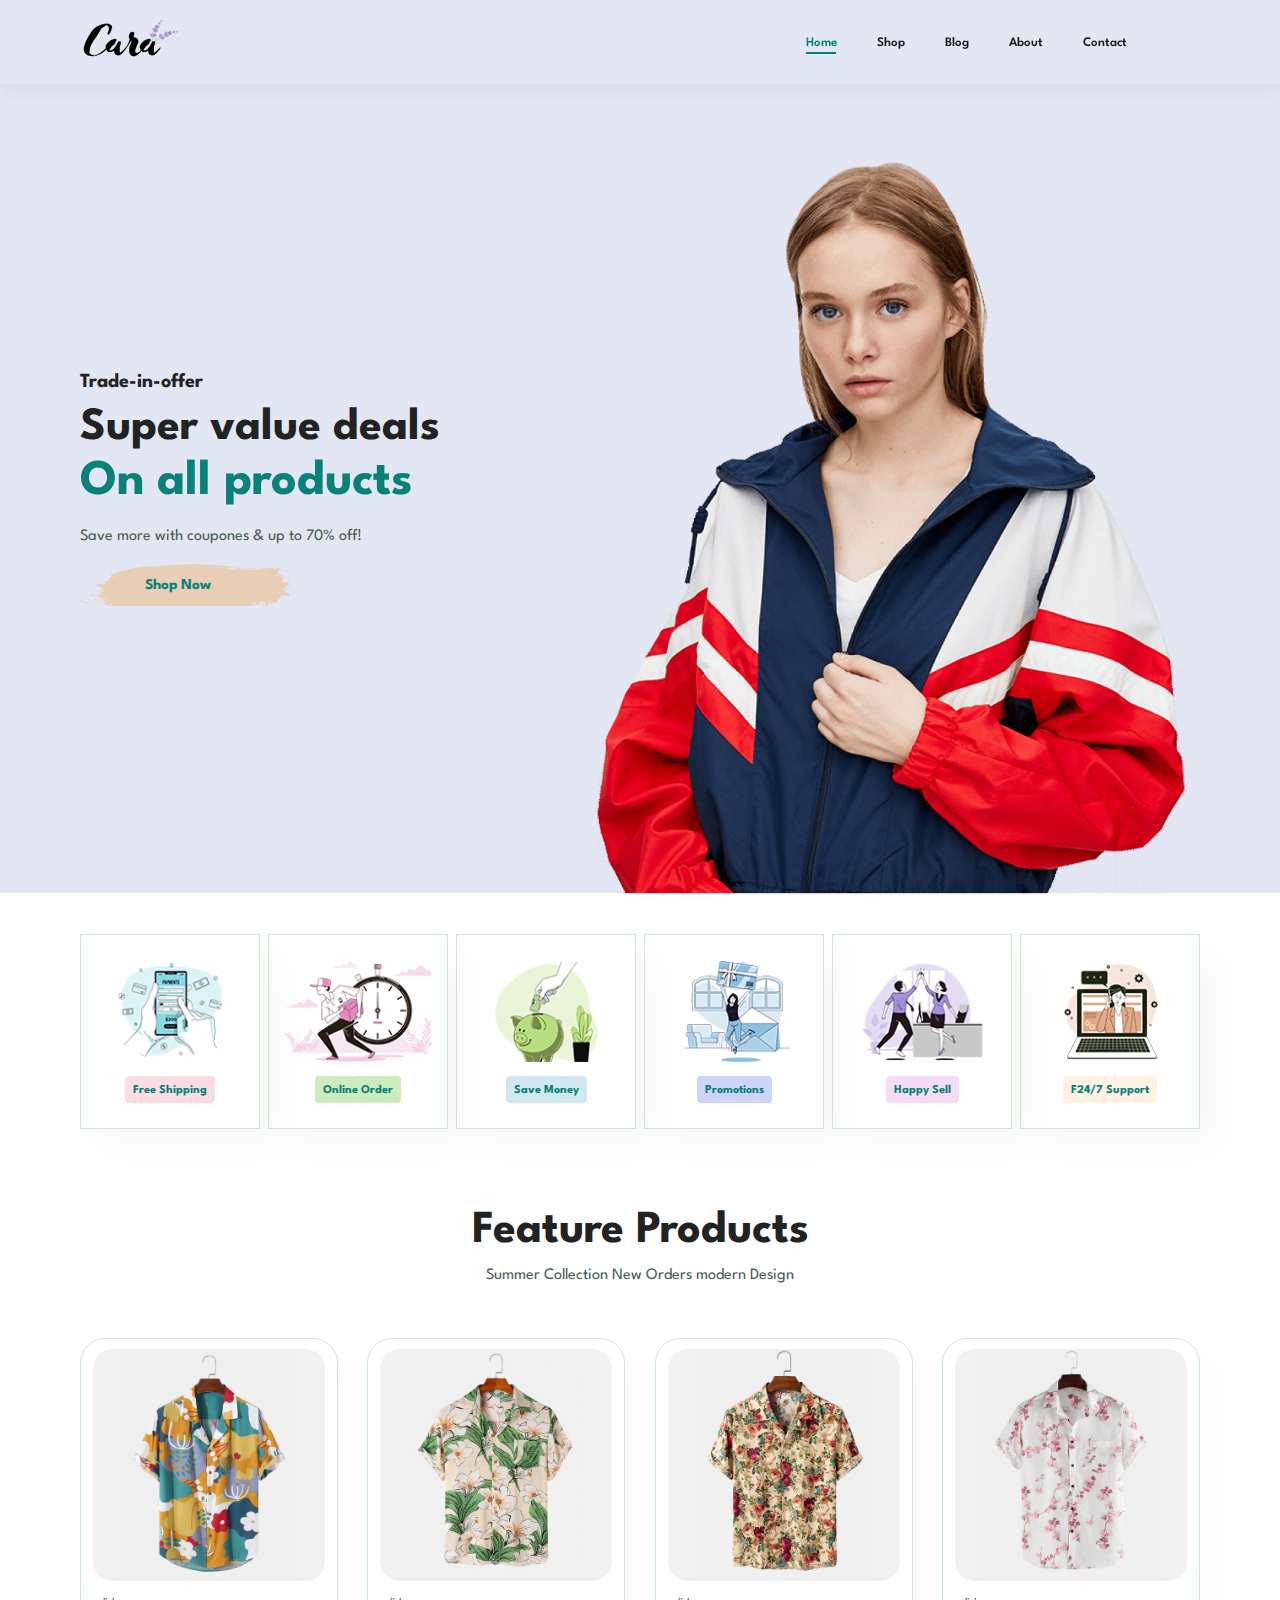
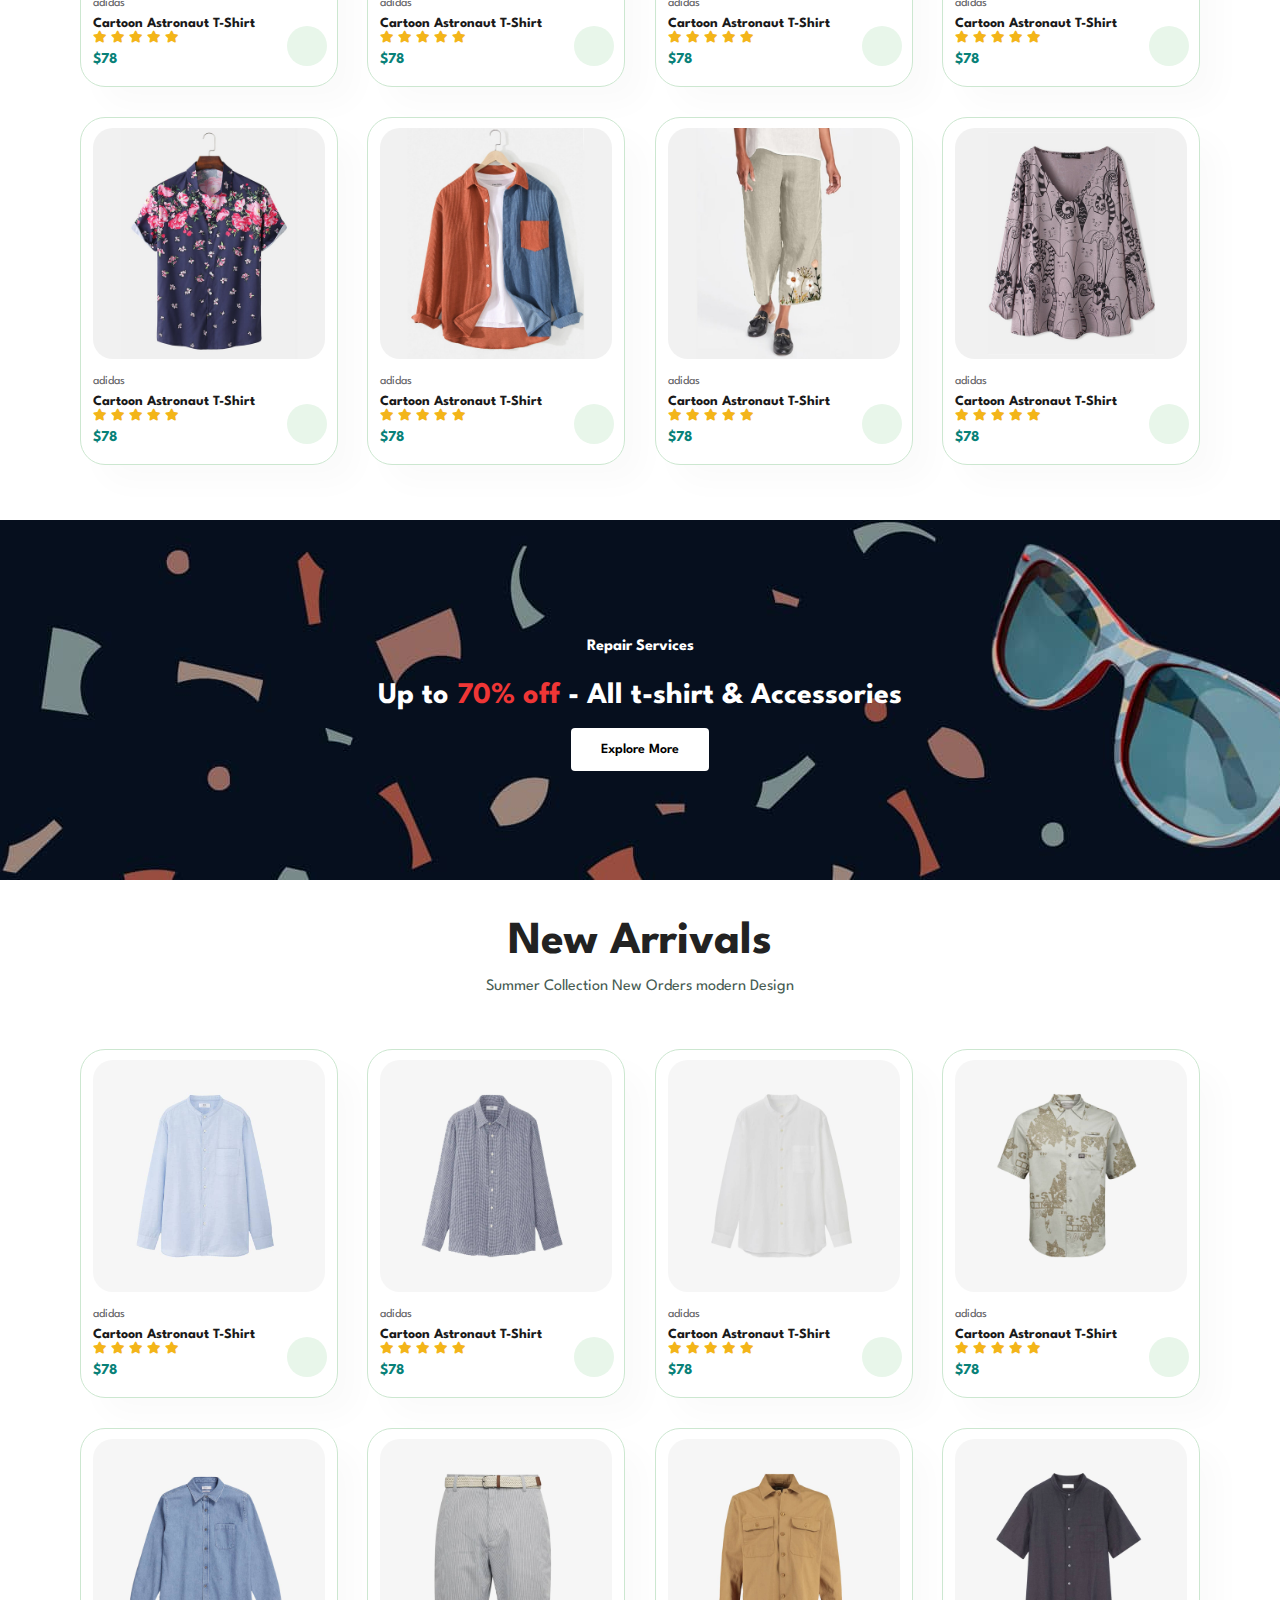
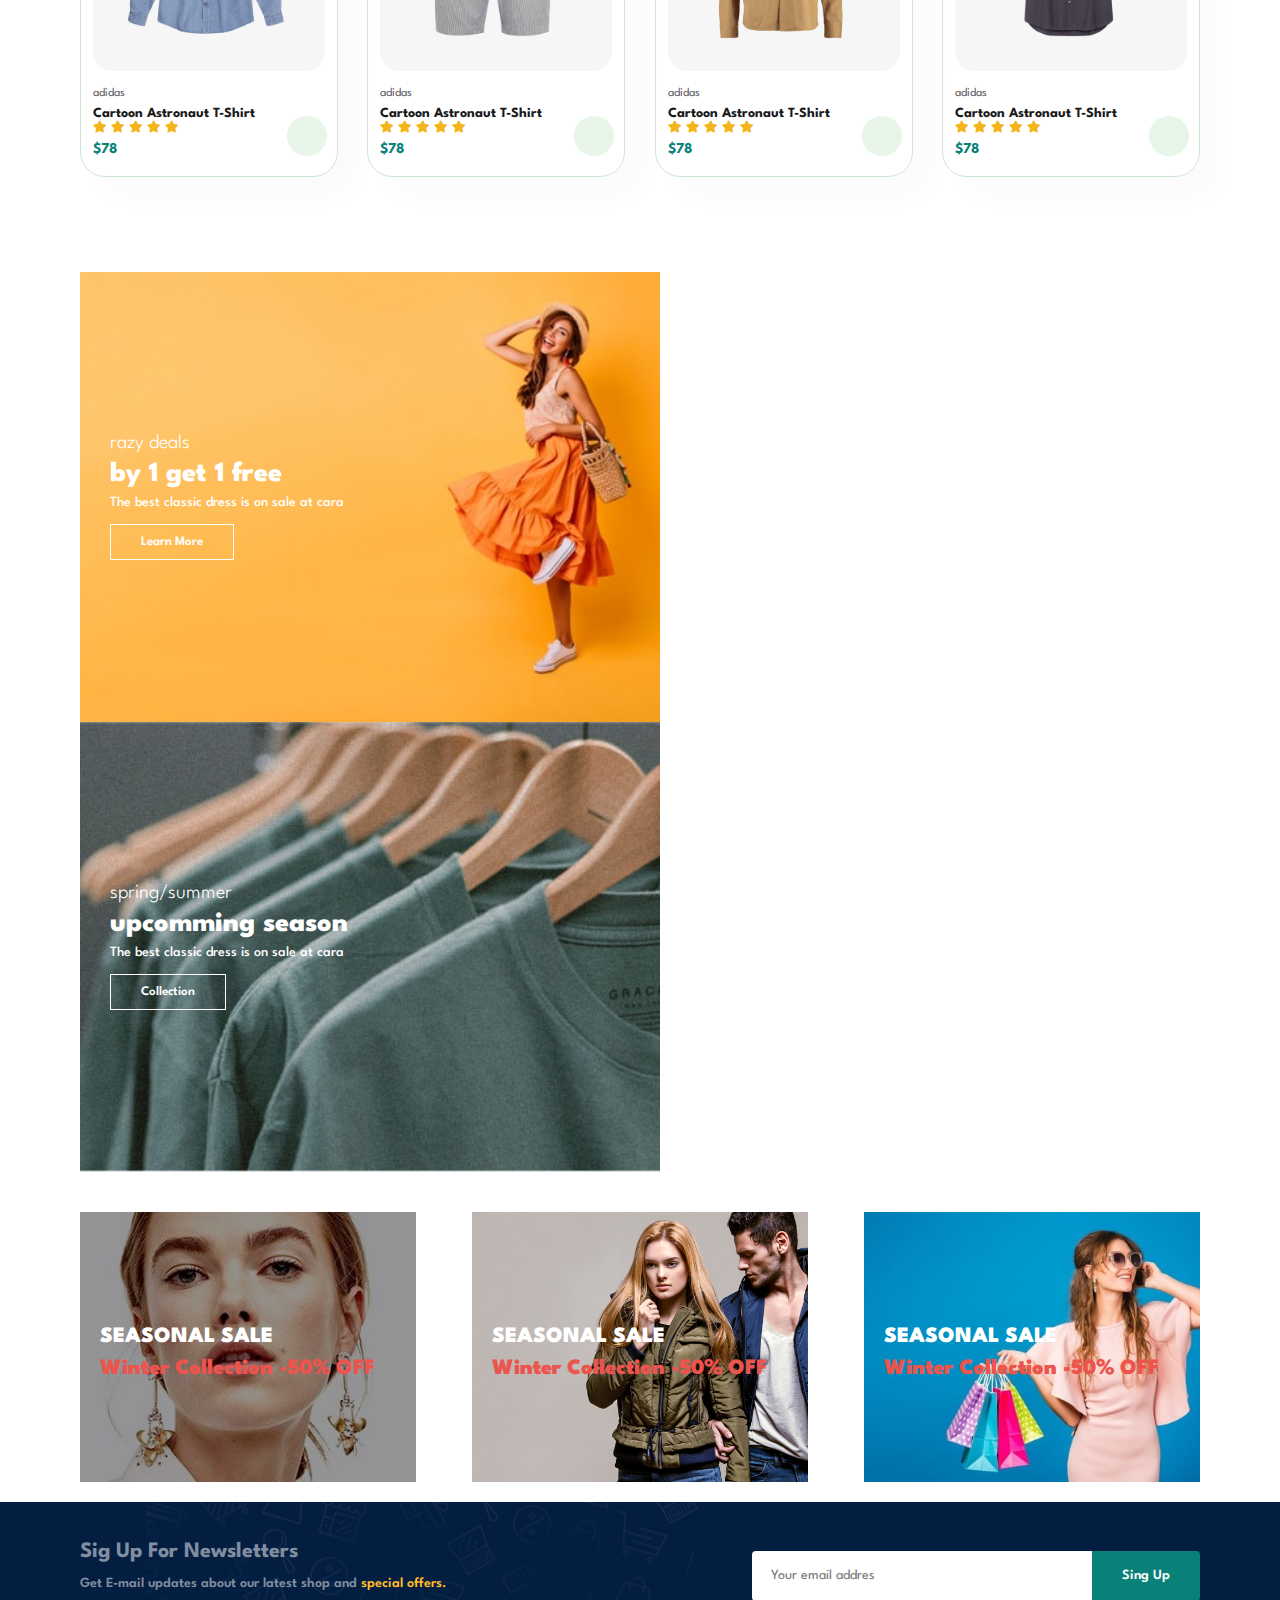
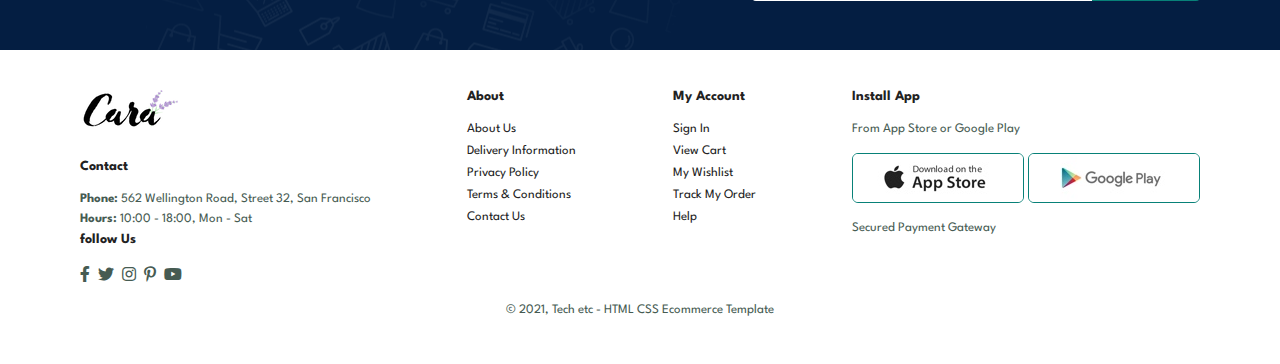
<file: index.html>
<!DOCTYPE html>
<html lang="en">
<head>
    <meta charset="UTF-8">
    <meta http-equiv="X-UA-Compatible" content="IE=edge">
    <meta name="viewport" content="width=device-width, initial-scale=1.0">
    <title>CARA Ecommerce Website</title>
    <link rel="stylesheet" href="https://pro.fontawesome.com/releases/v5.10.0/css/all.css">
    <link rel="stylesheet" href="style.css">
</head>
<body>
    
    <section id="header">
        <a href="#"><img src="img/logo.png" class="logo alt"></a>

        <div>
            <ul id="navbar">
                <li><a class="active" href="index.html">Home</a></li>
                <li><a href="shop.html">Shop</a></li>
                <li><a href="blog.html">Blog</a></li>
                <li><a href="about.html">About</a></li>
                <li><a href="Contact.html">Contact</a></li>
                <li id="lg-bag"><a href="Cart.html"><i class="far fa-shopping-bag"></i></a></li>
                <a href="#" id="close"><i class="far fa-times"></i></a>
            </ul>
        </div>
        <div id="mobile">
            <a href="Cart.html"><i class="far fa-shopping-bag"></i></a>
            <i id="bar" class="fas fa-outdent"></i>
        </div>

    </section>

    <section id="hero">
        <h4>Trade-in-offer</h4>
        <h2>Super value deals</h2>
        <h1>On all products</h1>
        <p>Save more with coupones & up to 70% off!</p>
        <button>Shop Now</button>
    </section>

    <section id="feature" class="section-p1">
        <div class="fe-box">
            <img src="img/features/f1.png" alt="">
            <h6>Free Shipping</h6>
        </div>

        <div class="fe-box">
            <img src="img/features/f2.png" alt="">
            <h6>Online Order</h6>
        </div>

        <div class="fe-box">
            <img src="img/features/f3.png" alt="">
            <h6>Save Money</h6>
        </div>

        <div class="fe-box">
            <img src="img/features/f4.png" alt="">
            <h6>Promotions</h6>
        </div>

        <div class="fe-box">
            <img src="img/features/f5.png" alt="">
            <h6>Happy Sell</h6>
        </div>

        <div class="fe-box">
            <img src="img/features/f6.png" alt="">
            <h6>F24/7 Support</h6>
        </div>
    </section>

   <section id="products1" class="section-p1">
    <h2>Feature Products</h2>
    <p>Summer Collection New Orders modern Design</p>
    <div class="pro-container">
        <div class="pro">
            <img src="img/products/f1.jpg" alt="">
            <div class="des">
                <span>adidas</span>
                <h5>Cartoon Astronaut T-Shirt</h5>
                <div class="star">
                    <i class="fas fa-star"></i>
                    <i class="fas fa-star"></i>
                    <i class="fas fa-star"></i>
                    <i class="fas fa-star"></i>
                    <i class="fas fa-star"></i>
                </div>
                <h4>$78</h4>
            </div>
            <a href="#"><i class="fas fa-shopping-cart cart"></i></a>
        </div>

        <div class="pro">
            <img src="img/products/f2.jpg" alt="">
            <div class="des">
                <span>adidas</span>
                <h5>Cartoon Astronaut T-Shirt</h5>
                <div class="star">
                    <i class="fas fa-star"></i>
                    <i class="fas fa-star"></i>
                    <i class="fas fa-star"></i>
                    <i class="fas fa-star"></i>
                    <i class="fas fa-star"></i>
                </div>
                <h4>$78</h4>
            </div>
            <a href="#"><i class="fas fa-shopping-cart cart"></i></a>
        </div>

        <div class="pro">
            <img src="img/products/f3.jpg" alt="">
            <div class="des">
                <span>adidas</span>
                <h5>Cartoon Astronaut T-Shirt</h5>
                <div class="star">
                    <i class="fas fa-star"></i>
                    <i class="fas fa-star"></i>
                    <i class="fas fa-star"></i>
                    <i class="fas fa-star"></i>
                    <i class="fas fa-star"></i>
                </div>
                <h4>$78</h4>
            </div>
            <a href="#"><i class="fas fa-shopping-cart cart"></i></a>
        </div>

        <div class="pro">
            <img src="img/products/f4.jpg" alt="">
            <div class="des">
                <span>adidas</span>
                <h5>Cartoon Astronaut T-Shirt</h5>
                <div class="star">
                    <i class="fas fa-star"></i>
                    <i class="fas fa-star"></i>
                    <i class="fas fa-star"></i>
                    <i class="fas fa-star"></i>
                    <i class="fas fa-star"></i>
                </div>
                <h4>$78</h4>
            </div>
            <a href="#"><i class="fas fa-shopping-cart cart"></i></a>
        </div>

        <div class="pro">
            <img src="img/products/f5.jpg" alt="">
            <div class="des">
                <span>adidas</span>
                <h5>Cartoon Astronaut T-Shirt</h5>
                <div class="star">
                    <i class="fas fa-star"></i>
                    <i class="fas fa-star"></i>
                    <i class="fas fa-star"></i>
                    <i class="fas fa-star"></i>
                    <i class="fas fa-star"></i>
                </div>
                <h4>$78</h4>
            </div>
            <a href="#"><i class="fas fa-shopping-cart cart"></i></a>
        </div>

        <div class="pro">
            <img src="img/products/f6.jpg" alt="">
            <div class="des">
                <span>adidas</span>
                <h5>Cartoon Astronaut T-Shirt</h5>
                <div class="star">
                    <i class="fas fa-star"></i>
                    <i class="fas fa-star"></i>
                    <i class="fas fa-star"></i>
                    <i class="fas fa-star"></i>
                    <i class="fas fa-star"></i>
                </div>
                <h4>$78</h4>
            </div>
            <a href="#"><i class="fas fa-shopping-cart cart"></i></a>
        </div>

        <div class="pro">
            <img src="img/products/f7.jpg" alt="">
            <div class="des">
                <span>adidas</span>
                <h5>Cartoon Astronaut T-Shirt</h5>
                <div class="star">
                    <i class="fas fa-star"></i>
                    <i class="fas fa-star"></i>
                    <i class="fas fa-star"></i>
                    <i class="fas fa-star"></i>
                    <i class="fas fa-star"></i>
                </div>
                <h4>$78</h4>
            </div>
            <a href="#"><i class="fas fa-shopping-cart cart"></i></a>
        </div>

        <div class="pro">
            <img src="img/products/f8.jpg" alt="">
            <div class="des">
                <span>adidas</span>
                <h5>Cartoon Astronaut T-Shirt</h5>
                <div class="star">
                    <i class="fas fa-star"></i>
                    <i class="fas fa-star"></i>
                    <i class="fas fa-star"></i>
                    <i class="fas fa-star"></i>
                    <i class="fas fa-star"></i>
                </div>
                <h4>$78</h4>
            </div>
            <a href="#"><i class="fas fa-shopping-cart cart"></i></a>
        </div>
    </div>
   </section>

   <section class="banner" class="section-m1">
       <h4>Repair Services</h4>
       <h2>Up to <span>70% off</span> - All t-shirt & Accessories</h2>
       <button class="normal">Explore More</button>
   </section>

   <section id="products1" class="section-p1">
    <h2>New Arrivals</h2>
    <p>Summer Collection New Orders modern Design</p>
    <div class="pro-container">
        <div class="pro">
            <img src="img/products/n1.jpg" alt="">
            <div class="des">
                <span>adidas</span>
                <h5>Cartoon Astronaut T-Shirt</h5>
                <div class="star">
                    <i class="fas fa-star"></i>
                    <i class="fas fa-star"></i>
                    <i class="fas fa-star"></i>
                    <i class="fas fa-star"></i>
                    <i class="fas fa-star"></i>
                </div>
                <h4>$78</h4>
            </div>
            <a href="#"><i class="fas fa-shopping-cart cart"></i></a>
        </div>

        <div class="pro">
            <img src="img/products/n2.jpg" alt="">
            <div class="des">
                <span>adidas</span>
                <h5>Cartoon Astronaut T-Shirt</h5>
                <div class="star">
                    <i class="fas fa-star"></i>
                    <i class="fas fa-star"></i>
                    <i class="fas fa-star"></i>
                    <i class="fas fa-star"></i>
                    <i class="fas fa-star"></i>
                </div>
                <h4>$78</h4>
            </div>
            <a href="#"><i class="fas fa-shopping-cart cart"></i></a>
        </div>

        <div class="pro">
            <img src="img/products/n3.jpg" alt="">
            <div class="des">
                <span>adidas</span>
                <h5>Cartoon Astronaut T-Shirt</h5>
                <div class="star">
                    <i class="fas fa-star"></i>
                    <i class="fas fa-star"></i>
                    <i class="fas fa-star"></i>
                    <i class="fas fa-star"></i>
                    <i class="fas fa-star"></i>
                </div>
                <h4>$78</h4>
            </div>
            <a href="#"><i class="fas fa-shopping-cart cart"></i></a>
        </div>

        <div class="pro">
            <img src="img/products/n4.jpg" alt="">
            <div class="des">
                <span>adidas</span>
                <h5>Cartoon Astronaut T-Shirt</h5>
                <div class="star">
                    <i class="fas fa-star"></i>
                    <i class="fas fa-star"></i>
                    <i class="fas fa-star"></i>
                    <i class="fas fa-star"></i>
                    <i class="fas fa-star"></i>
                </div>
                <h4>$78</h4>
            </div>
            <a href="#"><i class="fas fa-shopping-cart cart"></i></a>
        </div>

        <div class="pro">
            <img src="img/products/n5.jpg" alt="">
            <div class="des">
                <span>adidas</span>
                <h5>Cartoon Astronaut T-Shirt</h5>
                <div class="star">
                    <i class="fas fa-star"></i>
                    <i class="fas fa-star"></i>
                    <i class="fas fa-star"></i>
                    <i class="fas fa-star"></i>
                    <i class="fas fa-star"></i>
                </div>
                <h4>$78</h4>
            </div>
            <a href="#"><i class="fas fa-shopping-cart cart"></i></a>
        </div>

        <div class="pro">
            <img src="img/products/n6.jpg" alt="">
            <div class="des">
                <span>adidas</span>
                <h5>Cartoon Astronaut T-Shirt</h5>
                <div class="star">
                    <i class="fas fa-star"></i>
                    <i class="fas fa-star"></i>
                    <i class="fas fa-star"></i>
                    <i class="fas fa-star"></i>
                    <i class="fas fa-star"></i>
                </div>
                <h4>$78</h4>
            </div>
            <a href="#"><i class="fas fa-shopping-cart cart"></i></a>
        </div>

        <div class="pro">
            <img src="img/products/n7.jpg" alt="">
            <div class="des">
                <span>adidas</span>
                <h5>Cartoon Astronaut T-Shirt</h5>
                <div class="star">
                    <i class="fas fa-star"></i>
                    <i class="fas fa-star"></i>
                    <i class="fas fa-star"></i>
                    <i class="fas fa-star"></i>
                    <i class="fas fa-star"></i>
                </div>
                <h4>$78</h4>
            </div>
            <a href="#"><i class="fas fa-shopping-cart cart"></i></a>
        </div>

        <div class="pro">
            <img src="img/products/n8.jpg" alt="">
            <div class="des">
                <span>adidas</span>
                <h5>Cartoon Astronaut T-Shirt</h5>
                <div class="star">
                    <i class="fas fa-star"></i>
                    <i class="fas fa-star"></i>
                    <i class="fas fa-star"></i>
                    <i class="fas fa-star"></i>
                    <i class="fas fa-star"></i>
                </div>
                <h4>$78</h4>
            </div>
            <a href="#"><i class="fas fa-shopping-cart cart"></i></a>
        </div>
    </div>
   </section>

<section id="sm-banner" class="section-p1">
    <div class="banner-box">
        <h4>razy deals</h4>
        <h2>by 1 get 1 free</h2>
        <span>The best classic dress is on sale at cara</span>
        <button class="white">Learn More</button>
    </div>
    <div class="banner-box banner-box2">
        <h4>spring/summer</h4>
        <h2>upcomming season</h2>
        <span>The best classic dress is on sale at cara</span>
        <button class="white">Collection</button>
    </div>
</section>

<section id="banner3">
    <div class="banner-box">
        <h2>SEASONAL SALE</h2>
        <h3>Winter Collection -50% OFF</h3>
    </div>

    <div class="banner-box banner-box2">
        <h2>SEASONAL SALE</h2>
        <h3>Winter Collection -50% OFF</h3>
    </div>

    <div class="banner-box banner-box3">
        <h2>SEASONAL SALE</h2>
        <h3>Winter Collection -50% OFF</h3>
    </div>
</section>

<section id="newsletter" class="section-p1 section-m1">
    <div class="newstext">
        <h4>Sig Up For Newsletters</h4>
        <p>Get E-mail updates about our latest shop and <span>special offers.<span></p>
    </div>
    <div class="form">
        <input type="text" placeholder="Your email addres">
        <button class="normal">Sing Up</button>
    </div>
</section>




<footer class="section-p1">
    <div class="col">
        <img class="logo" src="img/logo.png" alt="">
        <h4>Contact</h4>
        <p><strong>Phone:</strong> 562 Wellington Road, Street 32, San Francisco</p>
        <p><strong>Hours:</strong> 10:00 - 18:00, Mon - Sat</p>
        <div class="follow">
            <h4>follow Us</h4>
            <div class="icon">
                <i class="fab fa-facebook-f"></i>
                <i class="fab fa-twitter"></i>
                <i class="fab fa-instagram"></i>
                <i class="fab fa-pinterest-p"></i>
                <i class="fab fa-youtube"></i>
            </div>
        </div>
    </div>

    <div class="col">
        <h4>About</h4>
        <a href="#">About Us</a>
        <a href="#">Delivery Information</a>
        <a href="#">Privacy Policy</a>
        <a href="#">Terms & Conditions</a>
        <a href="#">Contact Us</a>
    </div>

    <div class="col">
        <h4>My Account</h4>
        <a href="#">Sign In</a>
        <a href="#">View Cart</a>
        <a href="#">My Wishlist</a>
        <a href="#">Track My Order</a>
        <a href="#">Help</a>
    </div>

    <div class="col install">
        <h4>Install App</h4>
        <p>From App Store or Google Play</p>
        <div class="row">
            <img src="img/pay/app.jpg" alt="">
            <img src="img/pay/play.jpg" alt="">
        </div>
        <p>Secured Payment Gateway</p>
    </div>

    <div class="copyright">
        <p>© 2021, Tech etc - HTML CSS Ecommerce Template</p>
    </div>
</footer>






    <script src="script.js"></script>
</body>
</html>
</file>
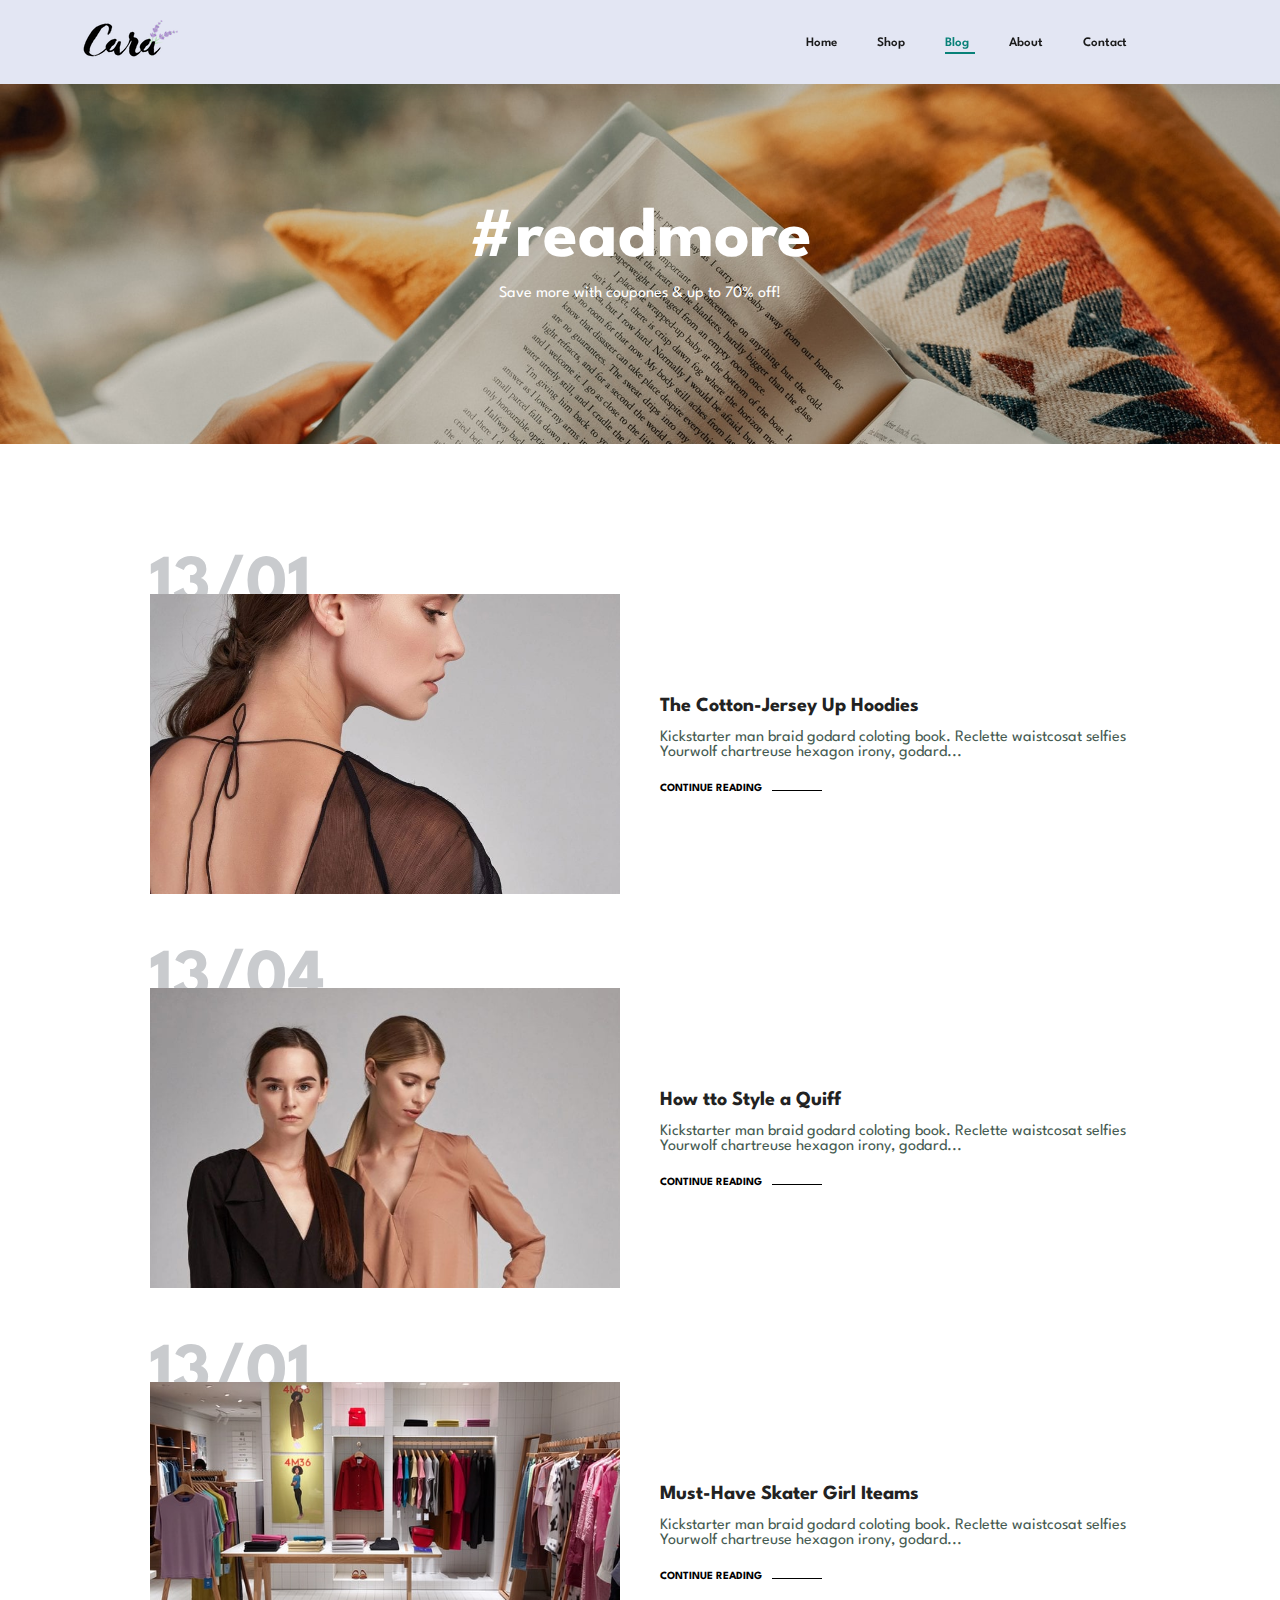
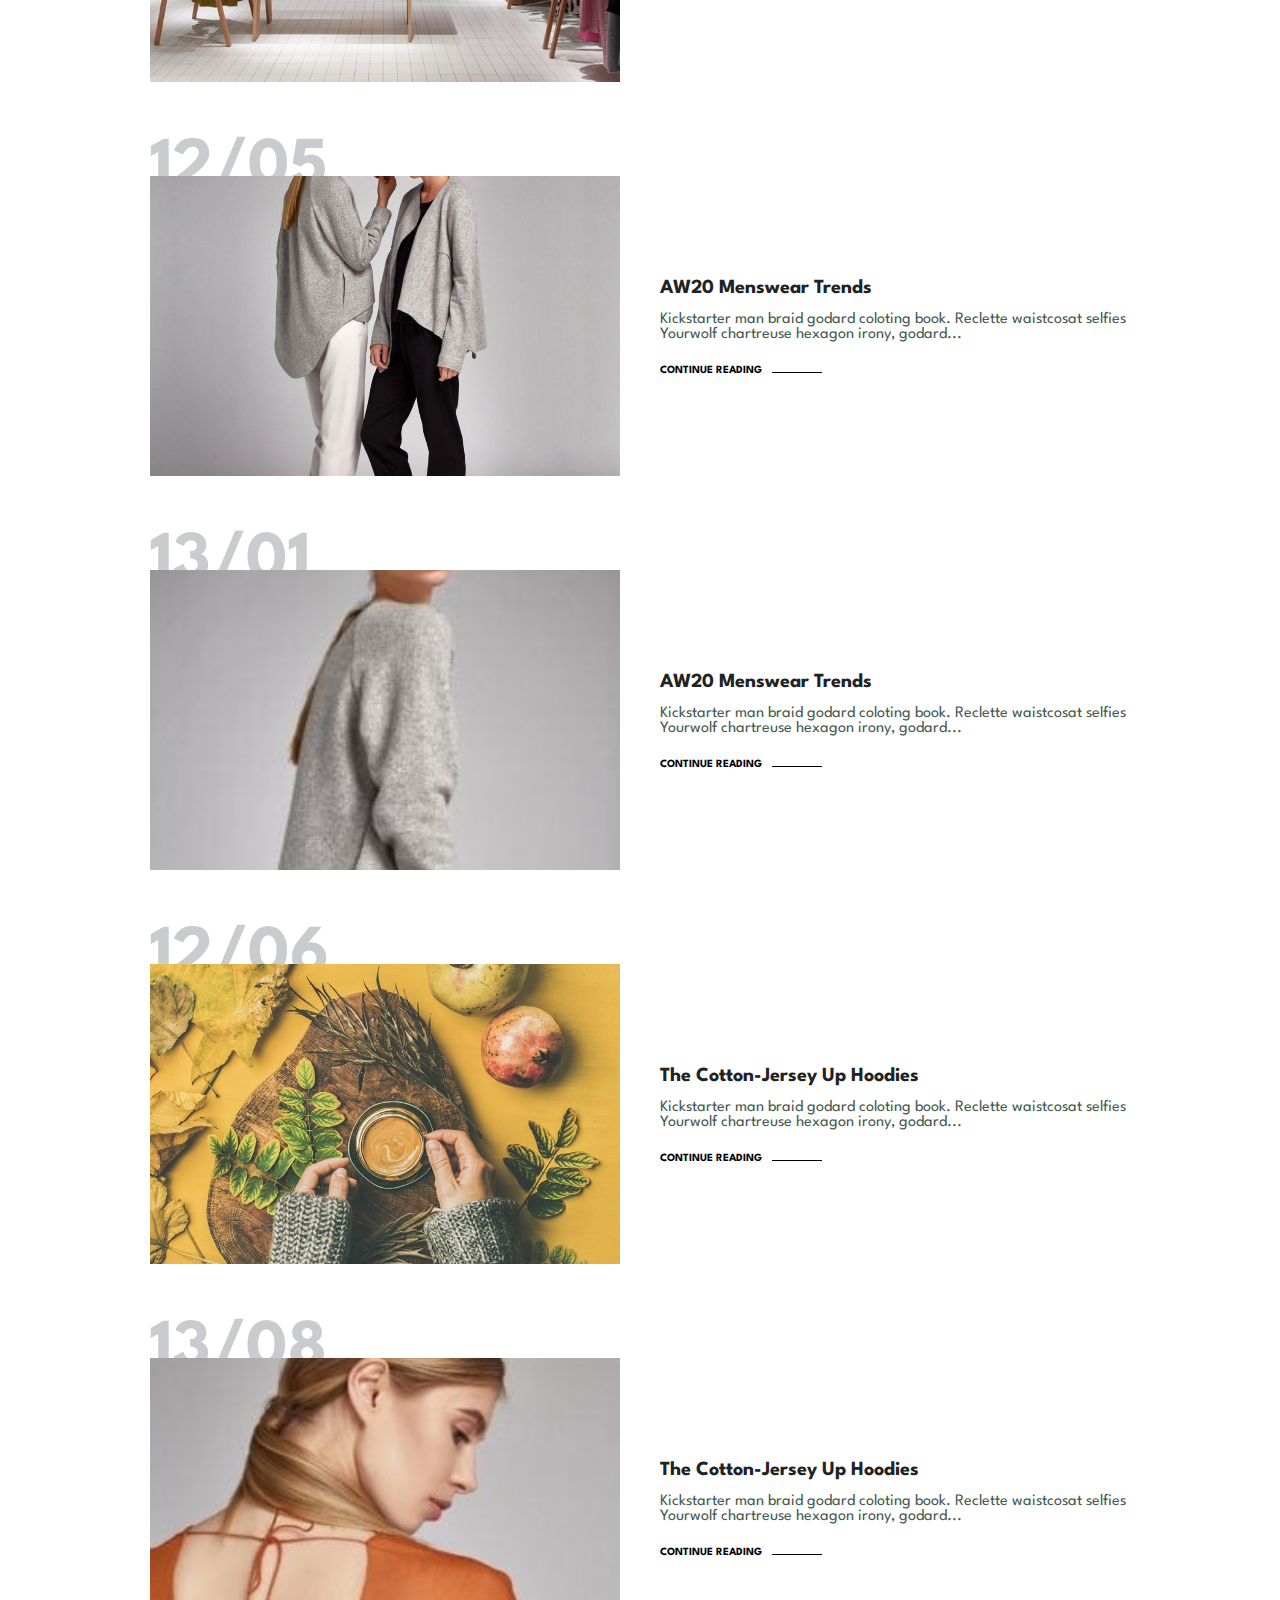
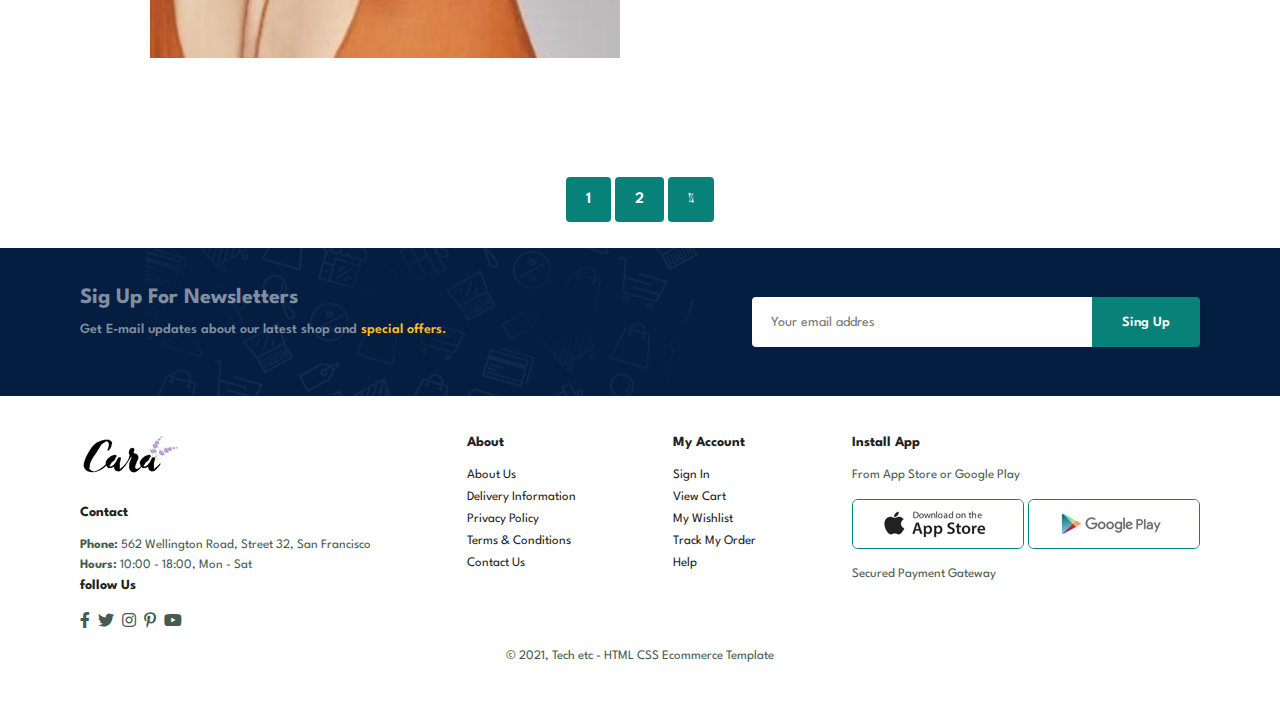
<file: about.html>
<!DOCTYPE html>
<html lang="en">
<head>
    <meta charset="UTF-8">
    <meta http-equiv="X-UA-Compatible" content="IE=edge">
    <meta name="viewport" content="width=device-width, initial-scale=1.0">
    <title>CARA Ecommerce Website</title>
    <link rel="stylesheet" href="https://pro.fontawesome.com/releases/v5.10.0/css/all.css">
    <link rel="stylesheet" href="style.css">
</head>

<body>

    <section id="header">
        <a href="#"><img src="img/logo.png" class="logo alt"></a>

        <div>
            <ul id="navbar">
                <li><a href="index.html">Home</a></li>
                <li><a href="shop.html">Shop</a></li>
                <li><a href="blog.html" class="active" >Blog</a></li>
                <li><a href="about.html">About</a></li>
                <li><a href="Contact.html">Contact</a></li>
                <li id="lg-bag"><a href="Cart.html"><i class="far fa-shopping-bag"></i></a></li>
                <a href="#" id="close"><i class="far fa-times"></i></a>
            </ul>
        </div>
        <div id="mobile">
            <a href="Cart.html"><i class="far fa-shopping-bag"></i></a>
            <i id="bar" class="fas fa-outdent"></i>
        </div>

    </section>

    <section id="page-header" class="blog-header">
        <h4>#readmore</h4>
        <p>Save more with coupones & up to 70% off!</p>
    </section>

    <section id="blog">
        <div class="blog-box">
            <div class="blog-img">
              <img src="img/blog/b1.jpg" alt="">  
            </div>
            <div class="blog-details">
                <h4>The Cotton-Jersey Up Hoodies</h4>
                <p>Kickstarter man braid godard coloting book. 
                Reclette waistcosat selfies Yourwolf chartreuse hexagon irony, godard...</p>
                <a href="#">CONTINUE READING</a>
            </div>
            <H1>13/01</H1>
        </div>

        <div class="blog-box">
            <div class="blog-img">
              <img src="img/blog/b2.jpg" alt="">  
            </div>
            <div class="blog-details">
                <h4>How tto Style a Quiff</h4>
                <p>Kickstarter man braid godard coloting book. 
                Reclette waistcosat selfies Yourwolf chartreuse hexagon irony, godard...</p>
                <a href="#">CONTINUE READING</a>
            </div>
            <H1>13/04</H1>
        </div>

        <div class="blog-box">
            <div class="blog-img">
              <img src="img/blog/b3.jpg" alt="">  
            </div>
            <div class="blog-details">
                <h4>Must-Have Skater Girl Iteams</h4>
                <p>Kickstarter man braid godard coloting book. 
                Reclette waistcosat selfies Yourwolf chartreuse hexagon irony, godard...</p>
                <a href="#">CONTINUE READING</a>
            </div>
            <H1>13/01</H1>
        </div>

        <div class="blog-box">
            <div class="blog-img">
              <img src="img/blog/b4.jpg" alt="">  
            </div>
            <div class="blog-details">
                <h4>AW20 Menswear Trends</h4>
                <p>Kickstarter man braid godard coloting book. 
                Reclette waistcosat selfies Yourwolf chartreuse hexagon irony, godard...</p>
                <a href="#">CONTINUE READING</a>
            </div>
            <H1>12/05</H1>
        </div>

        <div class="blog-box">
            <div class="blog-img">
              <img src="img/blog/b5.jpg" alt="">  
            </div>
            <div class="blog-details">
                <h4>AW20 Menswear Trends</h4>
                <p>Kickstarter man braid godard coloting book. 
                Reclette waistcosat selfies Yourwolf chartreuse hexagon irony, godard...</p>
                <a href="#">CONTINUE READING</a>
            </div>
            <H1>13/01</H1>
        </div>

        <div class="blog-box">
            <div class="blog-img">
              <img src="img/blog/b6.jpg" alt="">  
            </div>
            <div class="blog-details">
                <h4>The Cotton-Jersey Up Hoodies</h4>
                <p>Kickstarter man braid godard coloting book. 
                Reclette waistcosat selfies Yourwolf chartreuse hexagon irony, godard...</p>
                <a href="#">CONTINUE READING</a>
            </div>
            <H1>12/06</H1>
        </div>

        <div class="blog-box">
            <div class="blog-img">
              <img src="img/blog/b7.jpg" alt="">  
            </div>
            <div class="blog-details">
                <h4>The Cotton-Jersey Up Hoodies</h4>
                <p>Kickstarter man braid godard coloting book. 
                Reclette waistcosat selfies Yourwolf chartreuse hexagon irony, godard...</p>
                <a href="#">CONTINUE READING</a>
            </div>
            <H1>13/08</H1>
        </div>
    </section>

    <section id="pagination" class="section-p1">
        <a href="#">1</a>
        <a href="#">2</a>
        <a href="#"><i class="fal fa-long-arrow-alt-right"></i></a>
    </section>

    <section id="newsletter" class="section-p1 section-m1">
    <div class="newstext">
        <h4>Sig Up For Newsletters</h4>
        <p>Get E-mail updates about our latest shop and <span>special offers.<span></p>
    </div>
    <div class="form">
        <input type="text" placeholder="Your email addres">
        <button class="normal">Sing Up</button>
    </div>
    </section>

    <footer class="section-p1">
    <div class="col">
        <img class="logo" src="img/logo.png" alt="">
        <h4>Contact</h4>
        <p><strong>Phone:</strong> 562 Wellington Road, Street 32, San Francisco</p>
        <p><strong>Hours:</strong> 10:00 - 18:00, Mon - Sat</p>
        <div class="follow">
            <h4>follow Us</h4>
            <div class="icon">
                <i class="fab fa-facebook-f"></i>
                <i class="fab fa-twitter"></i>
                <i class="fab fa-instagram"></i>
                <i class="fab fa-pinterest-p"></i>
                <i class="fab fa-youtube"></i>
            </div>
        </div>
    </div>

    <div class="col">
        <h4>About</h4>
        <a href="#">About Us</a>
        <a href="#">Delivery Information</a>
        <a href="#">Privacy Policy</a>
        <a href="#">Terms & Conditions</a>
        <a href="#">Contact Us</a>
    </div>

    <div class="col">
        <h4>My Account</h4>
        <a href="#">Sign In</a>
        <a href="#">View Cart</a>
        <a href="#">My Wishlist</a>
        <a href="#">Track My Order</a>
        <a href="#">Help</a>
    </div>

    <div class="col install">
        <h4>Install App</h4>
        <p>From App Store or Google Play</p>
        <div class="row">
            <img src="img/pay/app.jpg" alt="">
            <img src="img/pay/play.jpg" alt="">
        </div>
        <p>Secured Payment Gateway</p>
    </div>

    <div class="copyright">
        <p>© 2021, Tech etc - HTML CSS Ecommerce Template</p>
    </div>
    </footer>

 <script src="script.js"></script>
</body>
</html>
</file>
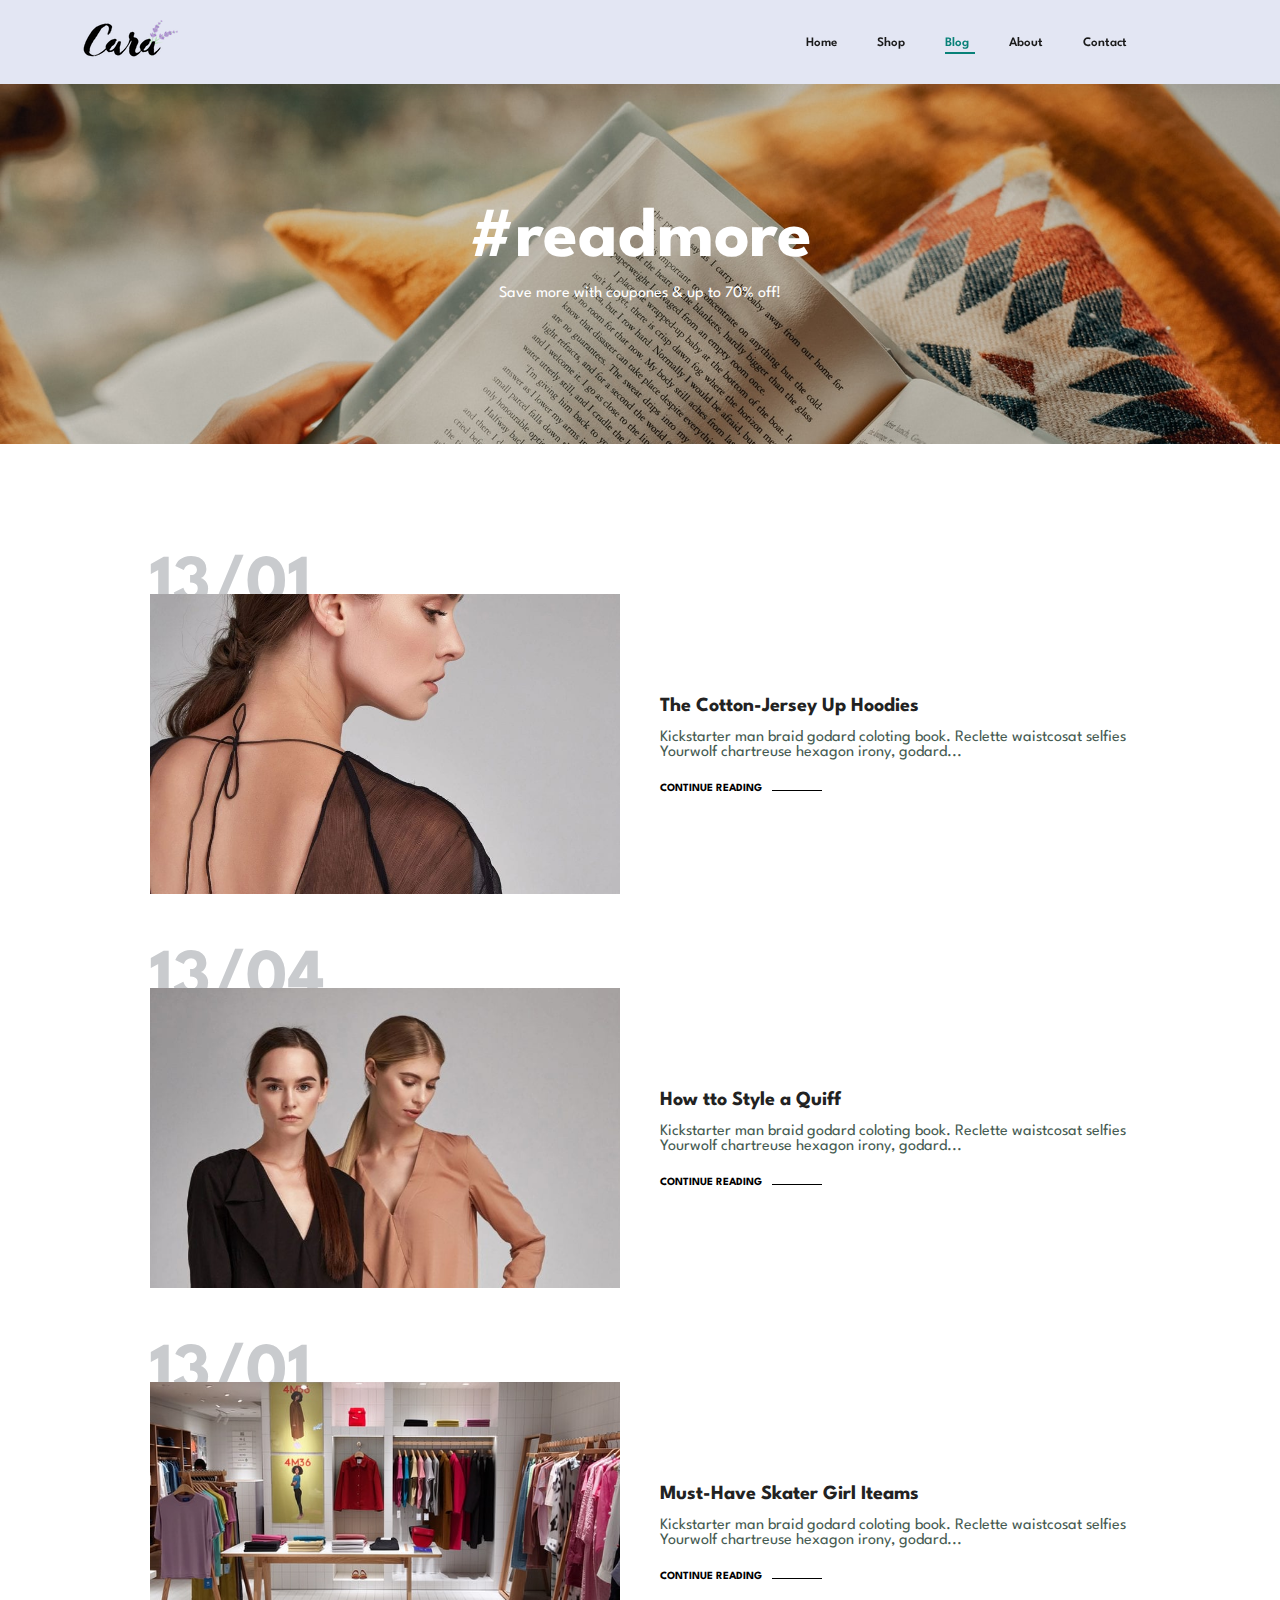
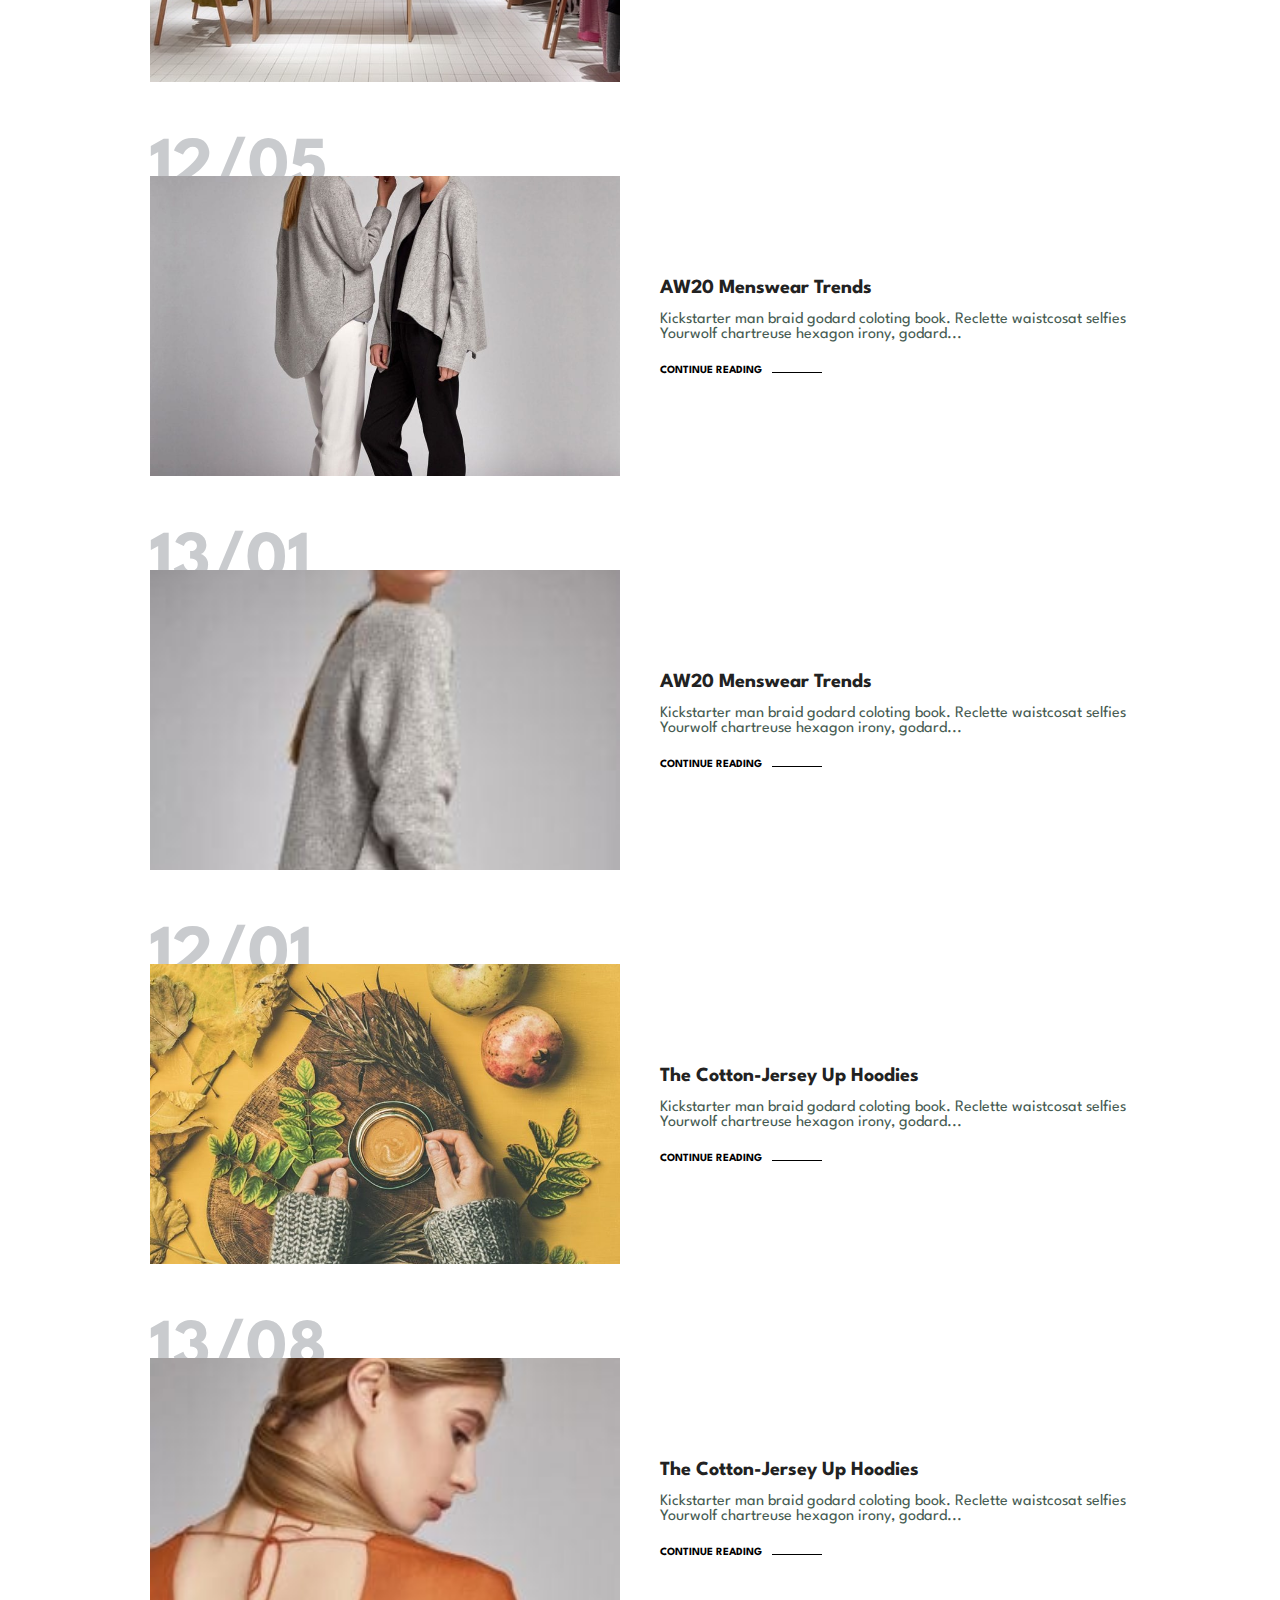
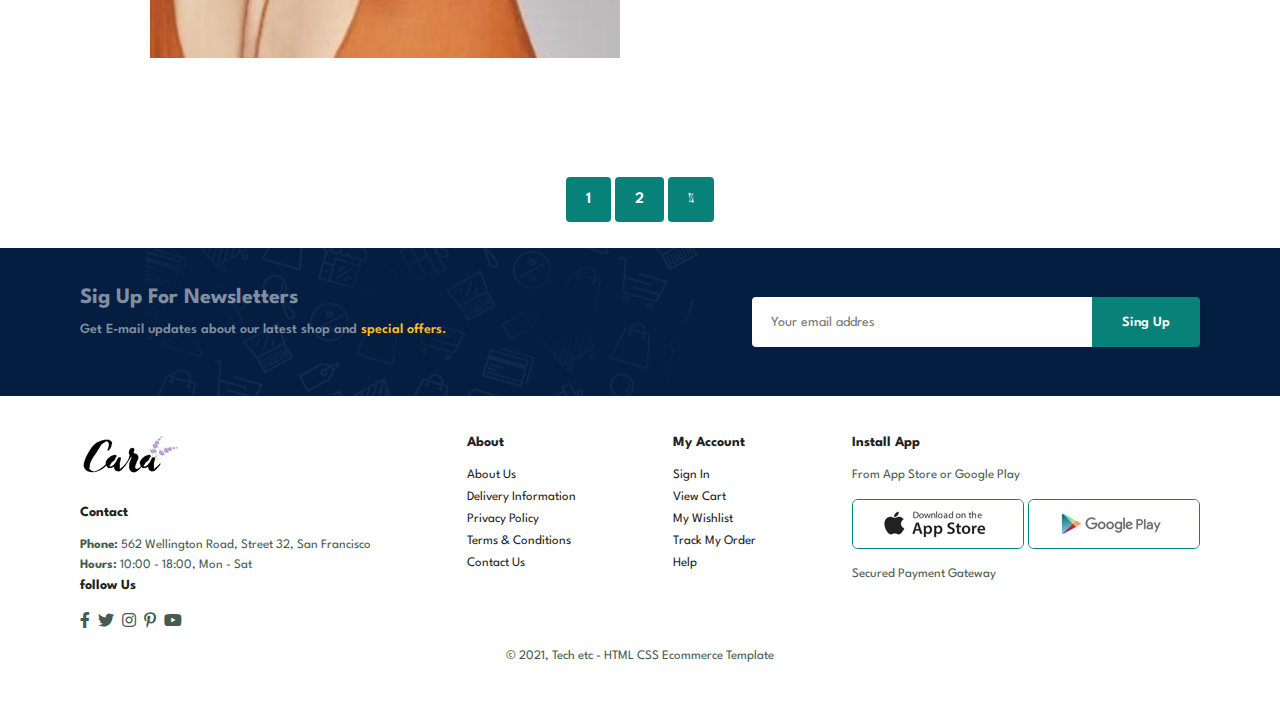
<file: blog.html>
<!DOCTYPE html>
<html lang="en">
<head>
    <meta charset="UTF-8">
    <meta http-equiv="X-UA-Compatible" content="IE=edge">
    <meta name="viewport" content="width=device-width, initial-scale=1.0">
    <title>CARA Ecommerce Website</title>
    <link rel="stylesheet" href="https://pro.fontawesome.com/releases/v5.10.0/css/all.css">
    <link rel="stylesheet" href="style.css">
</head>
<body>

    <section id="header">
        <a href="#"><img src="img/logo.png" class="logo alt"></a>

        <div>
            <ul id="navbar">
                <li><a href="index.html">Home</a></li>
                <li><a href="shop.html">Shop</a></li>
                <li><a href="blog.html" class="active" >Blog</a></li>
                <li><a href="about.html">About</a></li>
                <li><a href="Contact.html">Contact</a></li>
                <li id="lg-bag"><a href="Cart.html"><i class="far fa-shopping-bag"></i></a></li>
                <a href="#" id="close"><i class="far fa-times"></i></a>
            </ul>
        </div>
        <div id="mobile">
            <a href="Cart.html"><i class="far fa-shopping-bag"></i></a>
            <i id="bar" class="fas fa-outdent"></i>
        </div>

    </section>

    <section id="page-header" class="blog-header">
        <h4>#readmore</h4>
        <p>Save more with coupones & up to 70% off!</p>
    </section>

    <section id="blog">
        <div class="blog-box">
            <div class="blog-img">
              <img src="img/blog/b1.jpg" alt="">  
            </div>
            <div class="blog-details">
                <h4>The Cotton-Jersey Up Hoodies</h4>
                <p>Kickstarter man braid godard coloting book. 
                Reclette waistcosat selfies Yourwolf chartreuse hexagon irony, godard...</p>
                <a href="#">CONTINUE READING</a>
            </div>
            <H1>13/01</H1>
        </div>

        <div class="blog-box">
            <div class="blog-img">
              <img src="img/blog/b2.jpg" alt="">  
            </div>
            <div class="blog-details">
                <h4>How tto Style a Quiff</h4>
                <p>Kickstarter man braid godard coloting book. 
                Reclette waistcosat selfies Yourwolf chartreuse hexagon irony, godard...</p>
                <a href="#">CONTINUE READING</a>
            </div>
            <H1>13/04</H1>
        </div>

        <div class="blog-box">
            <div class="blog-img">
              <img src="img/blog/b3.jpg" alt="">  
            </div>
            <div class="blog-details">
                <h4>Must-Have Skater Girl Iteams</h4>
                <p>Kickstarter man braid godard coloting book. 
                Reclette waistcosat selfies Yourwolf chartreuse hexagon irony, godard...</p>
                <a href="#">CONTINUE READING</a>
            </div>
            <H1>13/01</H1>
        </div>

        <div class="blog-box">
            <div class="blog-img">
              <img src="img/blog/b4.jpg" alt="">  
            </div>
            <div class="blog-details">
                <h4>AW20 Menswear Trends</h4>
                <p>Kickstarter man braid godard coloting book. 
                Reclette waistcosat selfies Yourwolf chartreuse hexagon irony, godard...</p>
                <a href="#">CONTINUE READING</a>
            </div>
            <H1>12/05</H1>
        </div>

        <div class="blog-box">
            <div class="blog-img">
              <img src="img/blog/b5.jpg" alt="">  
            </div>
            <div class="blog-details">
                <h4>AW20 Menswear Trends</h4>
                <p>Kickstarter man braid godard coloting book. 
                Reclette waistcosat selfies Yourwolf chartreuse hexagon irony, godard...</p>
                <a href="#">CONTINUE READING</a>
            </div>
            <H1>13/01</H1>
        </div>

        <div class="blog-box">
            <div class="blog-img">
              <img src="img/blog/b6.jpg" alt="">  
            </div>
            <div class="blog-details">
                <h4>The Cotton-Jersey Up Hoodies</h4>
                <p>Kickstarter man braid godard coloting book. 
                Reclette waistcosat selfies Yourwolf chartreuse hexagon irony, godard...</p>
                <a href="#">CONTINUE READING</a>
            </div>
            <H1>12/01</H1>
        </div>

        <div class="blog-box">
            <div class="blog-img">
              <img src="img/blog/b7.jpg" alt="">  
            </div>
            <div class="blog-details">
                <h4>The Cotton-Jersey Up Hoodies</h4>
                <p>Kickstarter man braid godard coloting book. 
                Reclette waistcosat selfies Yourwolf chartreuse hexagon irony, godard...</p>
                <a href="#">CONTINUE READING</a>
            </div>
            <H1>13/08</H1>
        </div>
    </section>

    <section id="pagination" class="section-p1">
        <a href="#">1</a>
        <a href="#">2</a>
        <a href="#"><i class="fal fa-long-arrow-alt-right"></i></a>
    </section>

    <section id="newsletter" class="section-p1 section-m1">
    <div class="newstext">
        <h4>Sig Up For Newsletters</h4>
        <p>Get E-mail updates about our latest shop and <span>special offers.<span></p>
    </div>
    <div class="form">
        <input type="text" placeholder="Your email addres">
        <button class="normal">Sing Up</button>
    </div>
    </section>

    <footer class="section-p1">
    <div class="col">
        <img class="logo" src="img/logo.png" alt="">
        <h4>Contact</h4>
        <p><strong>Phone:</strong> 562 Wellington Road, Street 32, San Francisco</p>
        <p><strong>Hours:</strong> 10:00 - 18:00, Mon - Sat</p>
        <div class="follow">
            <h4>follow Us</h4>
            <div class="icon">
                <i class="fab fa-facebook-f"></i>
                <i class="fab fa-twitter"></i>
                <i class="fab fa-instagram"></i>
                <i class="fab fa-pinterest-p"></i>
                <i class="fab fa-youtube"></i>
            </div>
        </div>
    </div>

    <div class="col">
        <h4>About</h4>
        <a href="#">About Us</a>
        <a href="#">Delivery Information</a>
        <a href="#">Privacy Policy</a>
        <a href="#">Terms & Conditions</a>
        <a href="#">Contact Us</a>
    </div>

    <div class="col">
        <h4>My Account</h4>
        <a href="#">Sign In</a>
        <a href="#">View Cart</a>
        <a href="#">My Wishlist</a>
        <a href="#">Track My Order</a>
        <a href="#">Help</a>
    </div>

    <div class="col install">
        <h4>Install App</h4>
        <p>From App Store or Google Play</p>
        <div class="row">
            <img src="img/pay/app.jpg" alt="">
            <img src="img/pay/play.jpg" alt="">
        </div>
        <p>Secured Payment Gateway</p>
    </div>

    <div class="copyright">
        <p>© 2021, Tech etc - HTML CSS Ecommerce Template</p>
    </div>
    </footer>

 <script src="script.js"></script>
</body>
</html>
</file>
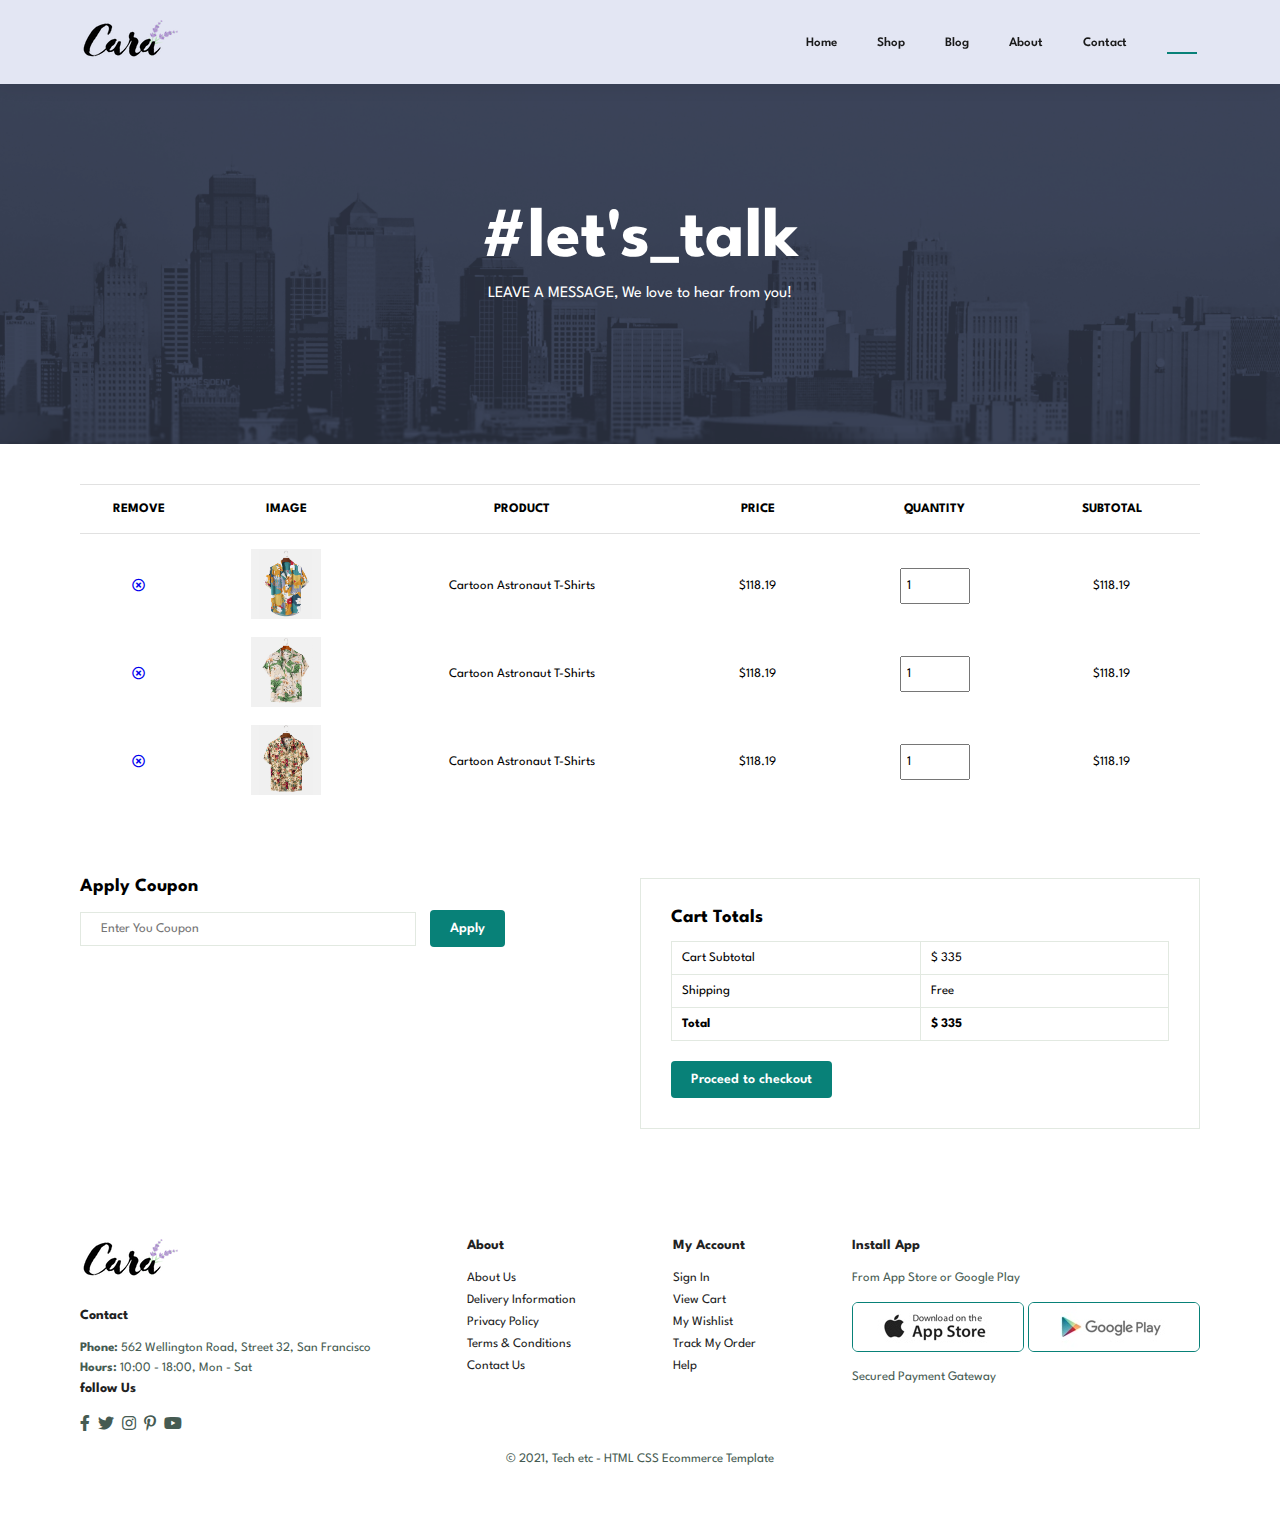
<file: cart.html>
<!DOCTYPE html>
<html lang="en">
<head>
    <meta charset="UTF-8">
    <meta http-equiv="X-UA-Compatible" content="IE=edge">
    <meta name="viewport" content="width=device-width, initial-scale=1.0">
    <title>CARA Ecommerce Website</title>
    <link rel="stylesheet" href="https://pro.fontawesome.com/releases/v5.10.0/css/all.css">
    <link rel="stylesheet" href="style.css">
</head>

<body>

    <section id="header">
        <a href="#"><img src="img/logo.png" class="logo alt"></a>

        <div>
            <ul id="navbar">
                <li><a href="index.html">Home</a></li>
                <li><a href="shop.html">Shop</a></li>
                <li><a href="blog.html" >Blog</a></li>
                <li><a href="about.html">About</a></li>
                <li><a href="Contact.html">Contact</a></li>
                <li id="lg-bag"><a class="active" a href="Cart.html"><i class="far fa-shopping-bag"></i></a></li>
                <a href="#" id="close"><i class="far fa-times"></i></a>
            </ul>
        </div>
        <div id="mobile">
            <a href="Cart.html"><i class="far fa-shopping-bag"></i></a>
            <i id="bar" class="fas fa-outdent"></i>
        </div>

    </section>

    <section id="page-header" class="about-header">
        <h4>#let's_talk</h4>
        <p>LEAVE A MESSAGE, We love to hear from you!</p>
    </section>

    <section id="cart" class="section-p1">
        <table width="100%">
            <thead>
                <tr>
                    <td>Remove</td>
                    <td>Image</td>
                    <td>Product</td>
                    <td>Price</td>
                    <td>Quantity</td>
                    <td>Subtotal</td>
                </tr>
            </thead>
            <tbody>
                <tr>
                    <td><a href="#"><i class="far fa-times-circle"></i></a></td>
                    <td><img src="img/products/f1.jpg" alt=""></td>
                    <td>Cartoon Astronaut T-Shirts</td>
                    <td>$118.19</td>
                    <td><input type="number" value="1"></td>
                    <td>$118.19</td>
                </tr>
                <tr>
                    <td><a href="#"><i class="far fa-times-circle"></i></a></td>
                    <td><img src="img/products/f2.jpg" alt=""></td>
                    <td>Cartoon Astronaut T-Shirts</td>
                    <td>$118.19</td>
                    <td><input type="number" value="1"></td>
                    <td>$118.19</td>
                </tr>
                <tr>
                    <td><a href="#"><i class="far fa-times-circle"></i></a></td>
                    <td><img src="img/products/f3.jpg" alt=""></td>
                    <td>Cartoon Astronaut T-Shirts</td>
                    <td>$118.19</td>
                    <td><input type="number" value="1"></td>
                    <td>$118.19</td>
                </tr>
            </tbody>
        </table>
    </section>

    <section id="cart-add" class="section-p1">
        <div id="coupon">
            <h3>Apply Coupon</h3>
            <div>
                <input type="text" placeholder="Enter You Coupon">
                <button class="normal">Apply</button>
            </div>
        </div>

        <div id="subtotal">
            <h3>Cart Totals</h3>
            <table>
                <tr>
                    <td>Cart Subtotal</td>
                    <td>$ 335</td>
                </tr>
                <tr>
                <td>Shipping</td>
                <td>Free</td>
                </tr>
                <tr>
                    <td><strong>Total</strong></td>
                    <td><strong>$ 335</strong></td>
                </tr>
            </table>
            <button class="normal">Proceed to checkout</button>
        </div>
    </section>


    <footer class="section-p1">
    <div class="col">
        <img class="logo" src="img/logo.png" alt="">
        <h4>Contact</h4>
        <p><strong>Phone:</strong> 562 Wellington Road, Street 32, San Francisco</p>
        <p><strong>Hours:</strong> 10:00 - 18:00, Mon - Sat</p>
        <div class="follow">
            <h4>follow Us</h4>
            <div class="icon">
                <i class="fab fa-facebook-f"></i>
                <i class="fab fa-twitter"></i>
                <i class="fab fa-instagram"></i>
                <i class="fab fa-pinterest-p"></i>
                <i class="fab fa-youtube"></i>
            </div>
        </div>
    </div>

    <div class="col">
        <h4>About</h4>
        <a href="#">About Us</a>
        <a href="#">Delivery Information</a>
        <a href="#">Privacy Policy</a>
        <a href="#">Terms & Conditions</a>
        <a href="#">Contact Us</a>
    </div>

    <div class="col">
        <h4>My Account</h4>
        <a href="#">Sign In</a>
        <a href="#">View Cart</a>
        <a href="#">My Wishlist</a>
        <a href="#">Track My Order</a>
        <a href="#">Help</a>
    </div>

    <div class="col install">
        <h4>Install App</h4>
        <p>From App Store or Google Play</p>
        <div class="row">
            <img src="img/pay/app.jpg" alt="">
            <img src="img/pay/play.jpg" alt="">
        </div>
        <p>Secured Payment Gateway</p>
    </div>

    <div class="copyright">
        <p>© 2021, Tech etc - HTML CSS Ecommerce Template</p>
    </div>
    </footer>

 <script src="script.js"></script>
</body>
</html>
</file>
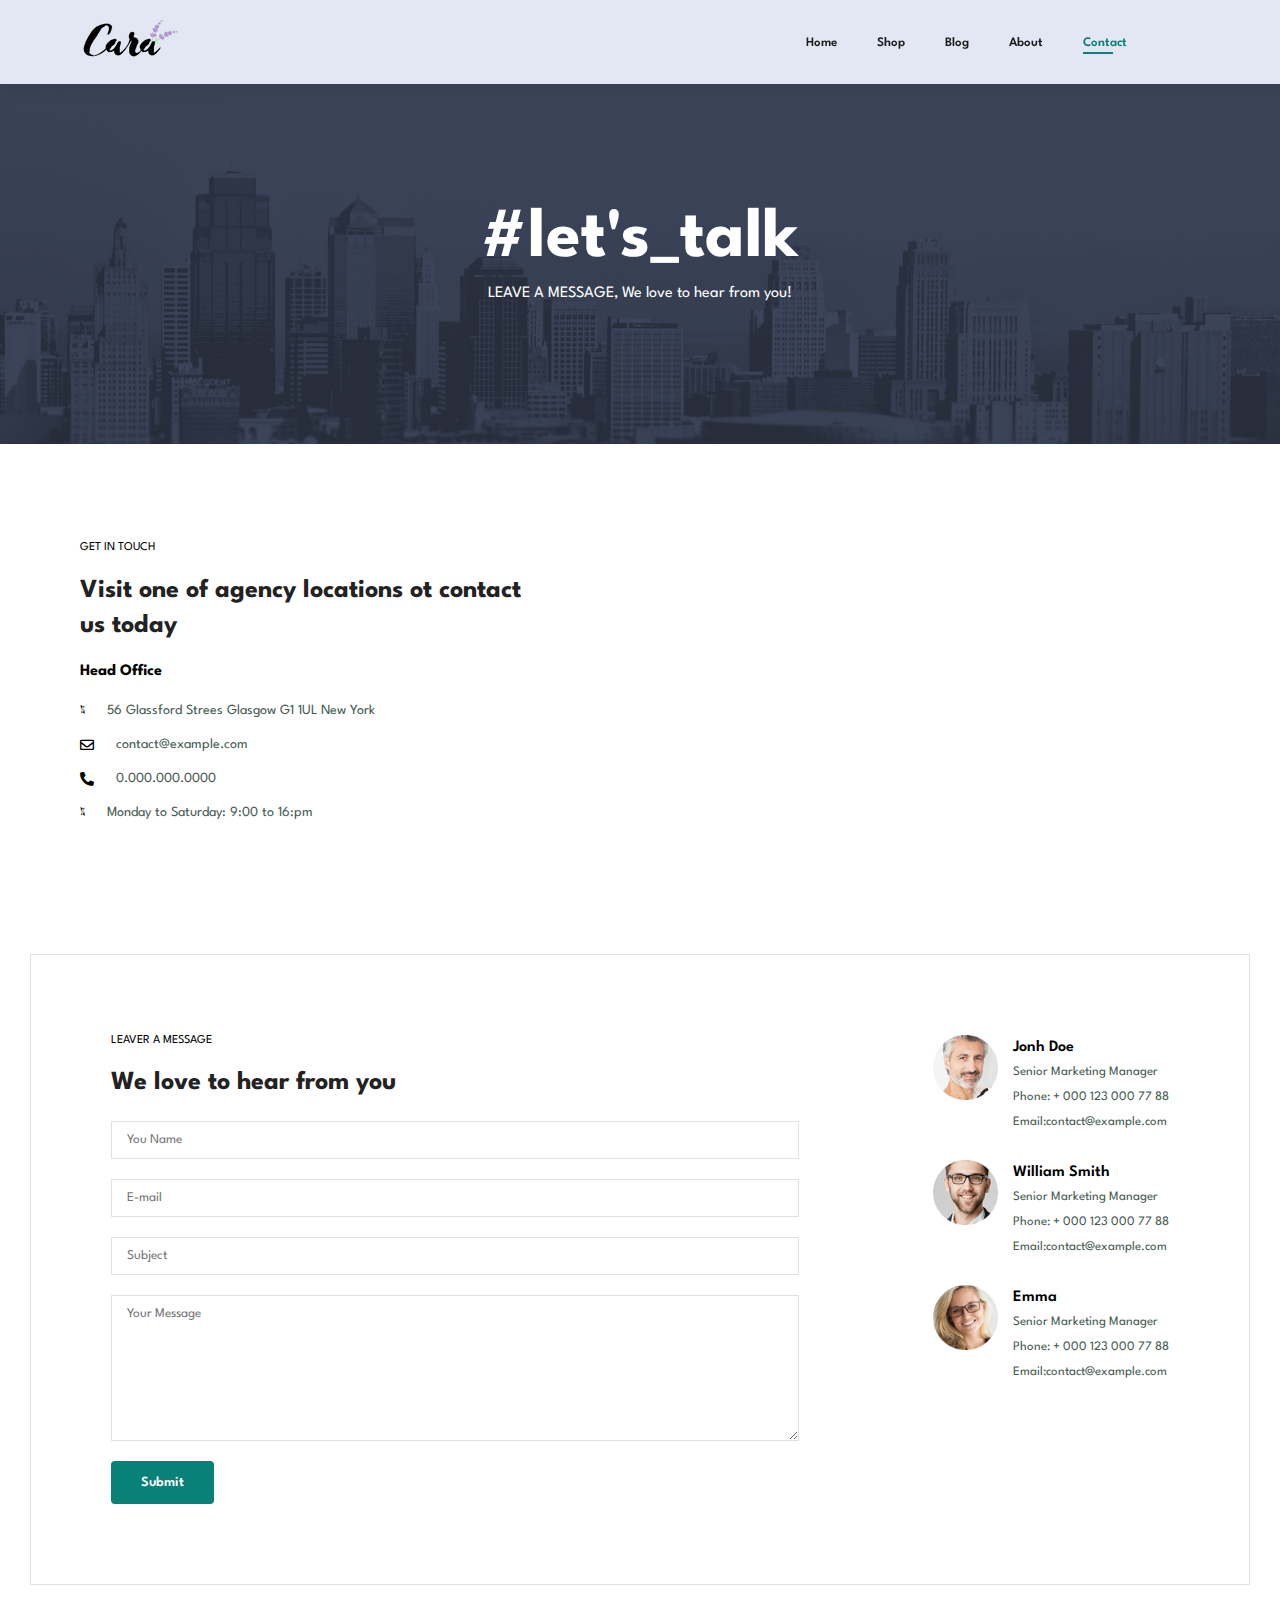
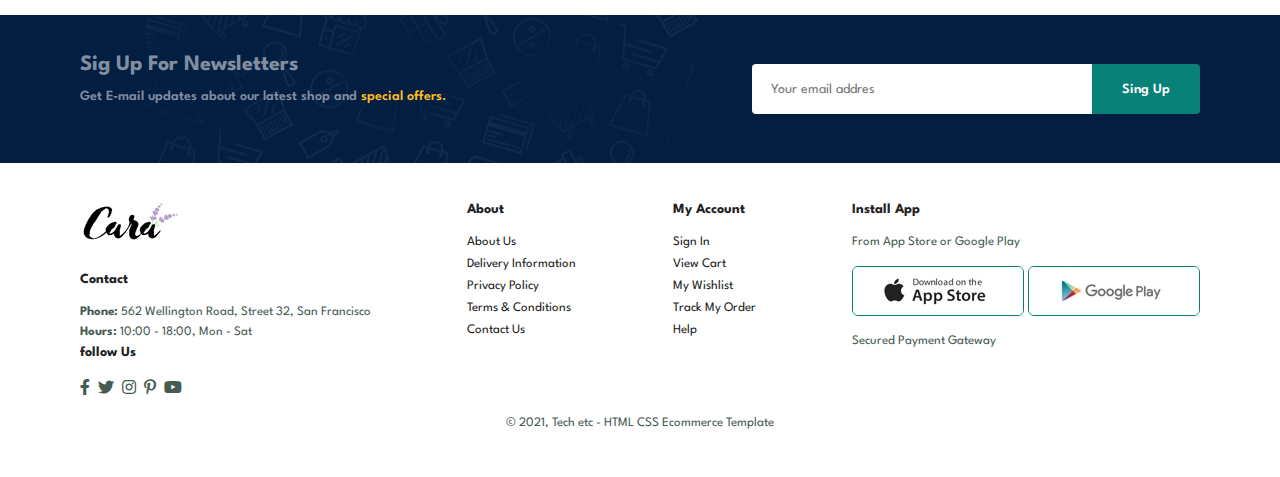
<file: Contact.html>
<!DOCTYPE html>
<html lang="en">
<head>
    <meta charset="UTF-8">
    <meta http-equiv="X-UA-Compatible" content="IE=edge">
    <meta name="viewport" content="width=device-width, initial-scale=1.0">
    <title>CARA Ecommerce Website</title>
    <link rel="stylesheet" href="https://pro.fontawesome.com/releases/v5.10.0/css/all.css">
    <link rel="stylesheet" href="style.css">
</head>

<body>

    <section id="header">
        <a href="#"><img src="img/logo.png" class="logo alt"></a>

        <div>
            <ul id="navbar">
                <li><a href="index.html">Home</a></li>
                <li><a href="shop.html">Shop</a></li>
                <li><a href="blog.html" >Blog</a></li>
                <li><a href="about.html">About</a></li>
                <li><a href="Contact.html" class="active">Contact</a></li>
                <li id="lg-bag"><a href="Cart.html"><i class="far fa-shopping-bag"></i></a></li>
                <a href="#" id="close"><i class="far fa-times"></i></a>
            </ul>
        </div>
        <div id="mobile">
            <a href="Cart.html"><i class="far fa-shopping-bag"></i></a>
            <i id="bar" class="fas fa-outdent"></i>
        </div>

    </section>

    <section id="page-header" class="about-header">
        <h4>#let's_talk</h4>
        <p>LEAVE A MESSAGE, We love to hear from you!</p>
    </section>

    <section id="Contact-details" class="section-p1">
        <div class="details">
            <span>GET IN TOUCH</span>
            <h2>Visit one of agency locations ot contact us today</h2>
            <h3>Head Office</h3>
            <div>
                <li>
                    <i class="fal fa-map"></i>
                    <p>56 Glassford Strees Glasgow G1 1UL New York</p>
                </li>
                <li>
                    <i class="far fa-envelope"></i>
                    <p>contact@example.com</p>
                </li>
                <li>
                    <i class="fas fa-phone-alt"></i>
                    <p>0.000.000.0000</p>
                </li>
                <li>
                    <i class="fal fa-clock"></i>
                    <p>Monday to Saturday: 9:00 to 16:pm</p>
                </li>
            </div>

        </div>

        <div class="map">
            <iframe src="https://www.google.com/maps/embed?pb=!1m18!1m12!1m3!1d2469.8089845678182!2d-1.2569470873652895!3d51.754816371753186!2m3!1f0!2f0!3f0!3m2!1i1024!2i768!4f13.1!3m3!1m2!1s0x4876c6a9ef8c485b%3A0xd2ff1883a001afed!2sUniversity%20of%20Oxford!5e0!3m2!1sen!2sdo!4v1703294365924!5m2!1sen!2sdo" 
            width="600" height="450" style="border:0;" allowfullscreen="" loading="lazy" referrerpolicy="no-referrer-when-downgrade"></iframe>
        </div>
    </section>

    <section id="form-details">
            <form action="">
                <span>LEAVER A MESSAGE</span>
                <H2>We love to hear from you</H2>
                <input type="text" placeholder="You Name">
                <input type="text" placeholder="E-mail">
                <input type="text" placeholder="Subject">
                <textarea name="" id="" cols="30" rows="10" placeholder="Your Message"></textarea>
                <button class="normal">Submit</button>
            </form> 

            <div class="people">
                <div>
                    <img src="img/people/1.png" alt="">
                    <p><span>Jonh Doe</span>Senior Marketing Manager <br> Phone: + 000 123 000 77 88 
                    <br>Email:contact@example.com</p>
                </div>
                <div>
                    <img src="img/people/2.png" alt="">
                    <p><span>William Smith</span>Senior Marketing Manager <br> Phone: + 000 123 000 77 88 
                    <br>Email:contact@example.com</p>
                </div>
                <div>
                    <img src="img/people/3.png" alt="">
                    <p><span>Emma</span>Senior Marketing Manager <br> Phone: + 000 123 000 77 88 
                    <br>Email:contact@example.com</p>
                </div>
            </div>
    </section>

    <section id="newsletter" class="section-p1 section-m1">
        <div class="newstext">
            <h4>Sig Up For Newsletters</h4>
            <p>Get E-mail updates about our latest shop and <span>special offers.<span></p>
        </div>
        <div class="form">
            <input type="text" placeholder="Your email addres">
            <button class="normal">Sing Up</button>
        </div>
    </section>



    <footer class="section-p1">
    <div class="col">
        <img class="logo" src="img/logo.png" alt="">
        <h4>Contact</h4>
        <p><strong>Phone:</strong> 562 Wellington Road, Street 32, San Francisco</p>
        <p><strong>Hours:</strong> 10:00 - 18:00, Mon - Sat</p>
        <div class="follow">
            <h4>follow Us</h4>
            <div class="icon">
                <i class="fab fa-facebook-f"></i>
                <i class="fab fa-twitter"></i>
                <i class="fab fa-instagram"></i>
                <i class="fab fa-pinterest-p"></i>
                <i class="fab fa-youtube"></i>
            </div>
        </div>
    </div>

    <div class="col">
        <h4>About</h4>
        <a href="#">About Us</a>
        <a href="#">Delivery Information</a>
        <a href="#">Privacy Policy</a>
        <a href="#">Terms & Conditions</a>
        <a href="#">Contact Us</a>
    </div>

    <div class="col">
        <h4>My Account</h4>
        <a href="#">Sign In</a>
        <a href="#">View Cart</a>
        <a href="#">My Wishlist</a>
        <a href="#">Track My Order</a>
        <a href="#">Help</a>
    </div>

    <div class="col install">
        <h4>Install App</h4>
        <p>From App Store or Google Play</p>
        <div class="row">
            <img src="img/pay/app.jpg" alt="">
            <img src="img/pay/play.jpg" alt="">
        </div>
        <p>Secured Payment Gateway</p>
    </div>

    <div class="copyright">
        <p>© 2021, Tech etc - HTML CSS Ecommerce Template</p>
    </div>
    </footer>

 <script src="script.js"></script>
</body>
</html>
</file>
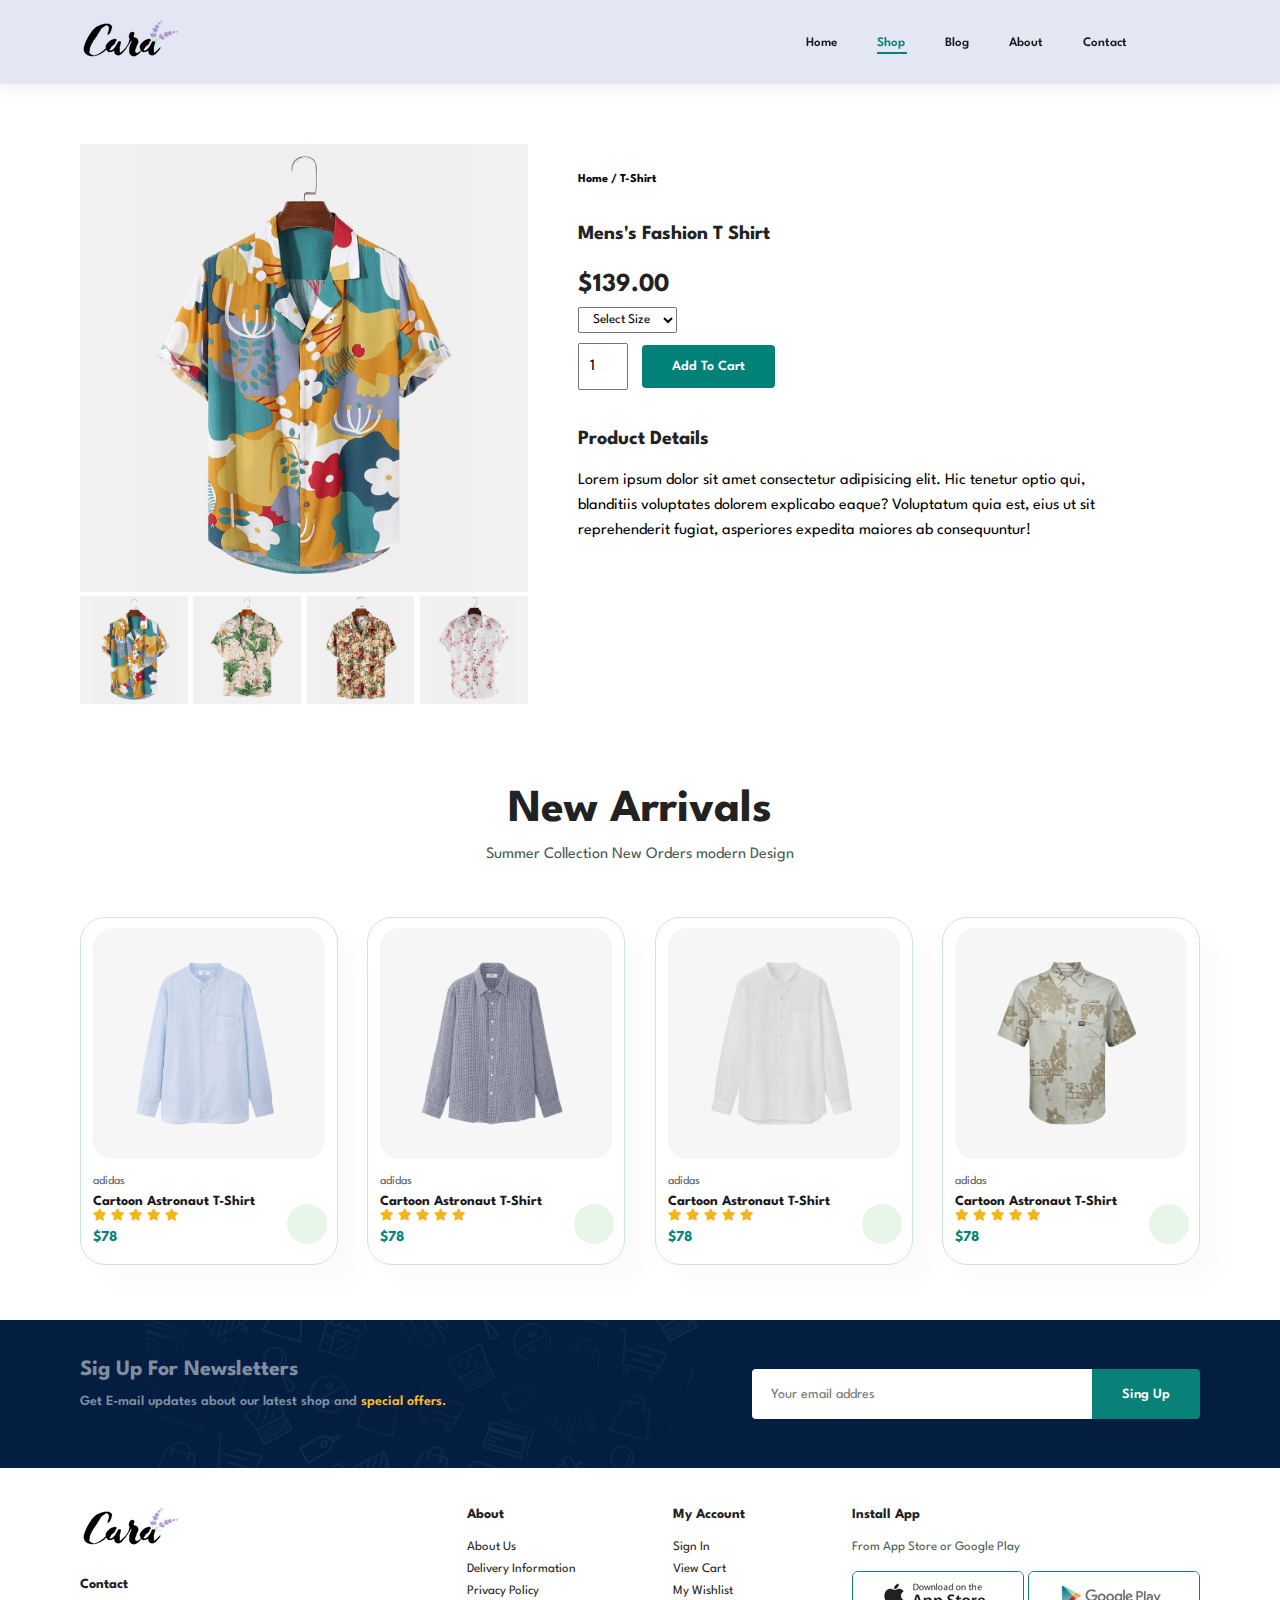
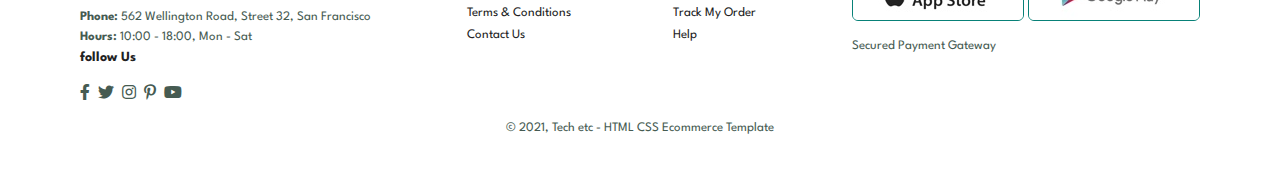
<file: product.html>
<!DOCTYPE html>
<html lang="en">
<head>
    <meta charset="UTF-8">
    <meta http-equiv="X-UA-Compatible" content="IE=edge">
    <meta name="viewport" content="width=device-width, initial-scale=1.0">
    <title>CARA Ecommerce Website</title>
    <link rel="stylesheet" href="https://pro.fontawesome.com/releases/v5.10.0/css/all.css">
    <link rel="stylesheet" href="style.css">
</head>
<body>

    <section id="header">
        <a href="#"><img src="img/logo.png" class="logo alt"></a>

        <div>
            <ul id="navbar">
                <li><a href="index.html">Home</a></li>
                <li><a class="active" href="shop.html">Shop</a></li>
                <li><a href="blog.html">Blog</a></li>
                <li><a href="about.html">About</a></li>
                <li><a href="Contact.html">Contact</a></li>
                <li id="lg-bag"><a href="Cart.html"><i class="far fa-shopping-bag"></i></a></li>
                <a href="#" id="close"><i class="far fa-times"></i></a>
            </ul>
        </div>
        <div id="mobile">
            <a href="Cart.html"><i class="far fa-shopping-bag"></i></a>
            <i id="bar" class="fas fa-outdent"></i>
        </div>

    </section>

<section id="prodetails" class="section-p1">
    <div class="single-pro-image">
        <img src="img/products/f1.jpg" width="100%" id="MainImg" alt="">

        <div class="small-img-group">
            <div class="small-imag-col">
                <img src="img/products/f1.jpg" width="100%" class="small-img">
            </div>
            <div class="small-imag-col">
                <img src="img/products/f2.jpg" width="100%" class="small-img">
            </div>
            <div class="small-imag-col">
                <img src="img/products/f3.jpg" width="100%" class="small-img">
            </div>
            <div class="small-imag-col">
                <img src="img/products/f4.jpg" width="100%" class="small-img">
            </div>
        </div>
    </div>

    <div class="single-pro-details"> 
        <h6>Home / T-Shirt</h6>
        <h4>Mens's Fashion T Shirt</h4>
        <h2>$139.00</h2>
        <select>
            <option>Select Size</option>
            <option>XL</option>
            <option>XXL</option>
            <option>Small</option>
            <option>Large</option>
        </select>
        <input type="number" value="1">
        <button class="normal">Add To Cart</button>
        <h4>Product Details</h4>
        <span>Lorem ipsum dolor sit amet consectetur adipisicing elit. 
        Hic tenetur optio qui, blanditiis voluptates dolorem explicabo 
        eaque? Voluptatum quia est, eius ut sit reprehenderit fugiat, 
        asperiores expedita maiores ab consequuntur!</span>
    </div>
</section>

    <section id="products1" class="section-p1">
    <h2>New Arrivals</h2>
    <p>Summer Collection New Orders modern Design</p>
    <div class="pro-container">
        <div class="pro">
            <img src="img/products/n1.jpg" alt="">
            <div class="des">
                <span>adidas</span>
                <h5>Cartoon Astronaut T-Shirt</h5>
                <div class="star">
                    <i class="fas fa-star"></i>
                    <i class="fas fa-star"></i>
                    <i class="fas fa-star"></i>
                    <i class="fas fa-star"></i>
                    <i class="fas fa-star"></i>
                </div>
                <h4>$78</h4>
            </div>
            <a href="#"><i class="fas fa-shopping-cart cart"></i></a>
        </div>

        <div class="pro">
            <img src="img/products/n2.jpg" alt="">
            <div class="des">
                <span>adidas</span>
                <h5>Cartoon Astronaut T-Shirt</h5>
                <div class="star">
                    <i class="fas fa-star"></i>
                    <i class="fas fa-star"></i>
                    <i class="fas fa-star"></i>
                    <i class="fas fa-star"></i>
                    <i class="fas fa-star"></i>
                </div>
                <h4>$78</h4>
            </div>
            <a href="#"><i class="fas fa-shopping-cart cart"></i></a>
        </div>

        <div class="pro">
            <img src="img/products/n3.jpg" alt="">
            <div class="des">
                <span>adidas</span>
                <h5>Cartoon Astronaut T-Shirt</h5>
                <div class="star">
                    <i class="fas fa-star"></i>
                    <i class="fas fa-star"></i>
                    <i class="fas fa-star"></i>
                    <i class="fas fa-star"></i>
                    <i class="fas fa-star"></i>
                </div>
                <h4>$78</h4>
            </div>
            <a href="#"><i class="fas fa-shopping-cart cart"></i></a>
        </div>

        <div class="pro">
            <img src="img/products/n4.jpg" alt="">
            <div class="des">
                <span>adidas</span>
                <h5>Cartoon Astronaut T-Shirt</h5>
                <div class="star">
                    <i class="fas fa-star"></i>
                    <i class="fas fa-star"></i>
                    <i class="fas fa-star"></i>
                    <i class="fas fa-star"></i>
                    <i class="fas fa-star"></i>
                </div>
                <h4>$78</h4>
            </div>
            <a href="#"><i class="fas fa-shopping-cart cart"></i></a>
        </div>

    </div>
    </section>


    <section id="newsletter" class="section-p1 section-m1">
    <div class="newstext">
        <h4>Sig Up For Newsletters</h4>
        <p>Get E-mail updates about our latest shop and <span>special offers.<span></p>
    </div>
    <div class="form">
        <input type="text" placeholder="Your email addres">
        <button class="normal">Sing Up</button>
    </div>
    </section>

    <footer class="section-p1">
    <div class="col">
        <img class="logo" src="img/logo.png" alt="">
        <h4>Contact</h4>
        <p><strong>Phone:</strong> 562 Wellington Road, Street 32, San Francisco</p>
        <p><strong>Hours:</strong> 10:00 - 18:00, Mon - Sat</p>
        <div class="follow">
            <h4>follow Us</h4>
            <div class="icon">
                <i class="fab fa-facebook-f"></i>
                <i class="fab fa-twitter"></i>
                <i class="fab fa-instagram"></i>
                <i class="fab fa-pinterest-p"></i>
                <i class="fab fa-youtube"></i>
            </div>
        </div>
    </div>

    <div class="col">
        <h4>About</h4>
        <a href="#">About Us</a>
        <a href="#">Delivery Information</a>
        <a href="#">Privacy Policy</a>
        <a href="#">Terms & Conditions</a>
        <a href="#">Contact Us</a>
    </div>

    <div class="col">
        <h4>My Account</h4>
        <a href="#">Sign In</a>
        <a href="#">View Cart</a>
        <a href="#">My Wishlist</a>
        <a href="#">Track My Order</a>
        <a href="#">Help</a>
    </div>

    <div class="col install">
        <h4>Install App</h4>
        <p>From App Store or Google Play</p>
        <div class="row">
            <img src="img/pay/app.jpg" alt="">
            <img src="img/pay/play.jpg" alt="">
        </div>
        <p>Secured Payment Gateway</p>
    </div>

    <div class="copyright">
        <p>© 2021, Tech etc - HTML CSS Ecommerce Template</p>
    </div>
    </footer>

    <script>
        var MainImg = document.getElementById("MainImg");
        var smallimg = document.getElementByClassName("small-img");

        smallimg[0].onclick = function(){
            MainImg.src = smallimg[0].src;
        }
        smallimg[1].onclick = function(){
            MainImg.src = smallimg[1].src;
        }
        smallimg[2].onclick = function(){
            MainImg.src = smallimg[2].src;
        }
        smallimg[3].onclick = function(){
            MainImg.src = smallimg[3].src;
        }
    </script>

 <script src="script.js"></script>
</body>
</html>
</file>
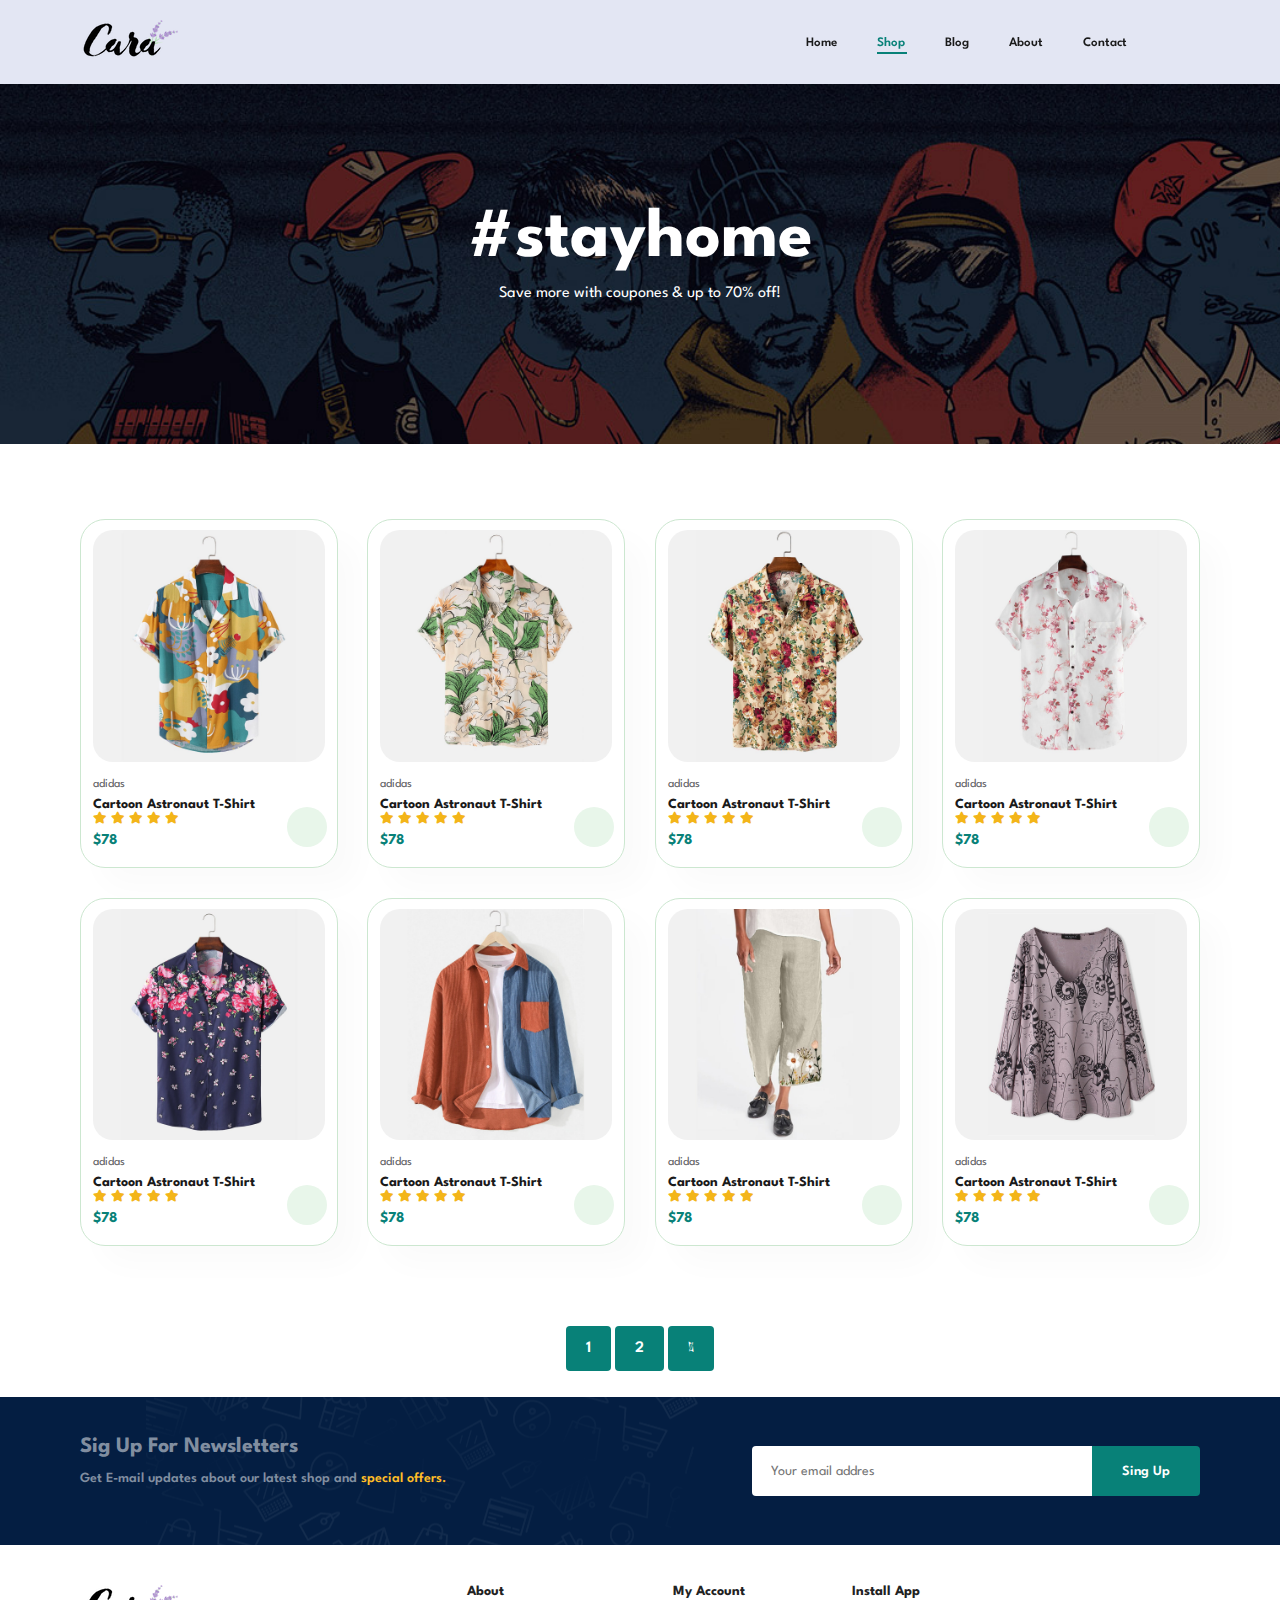
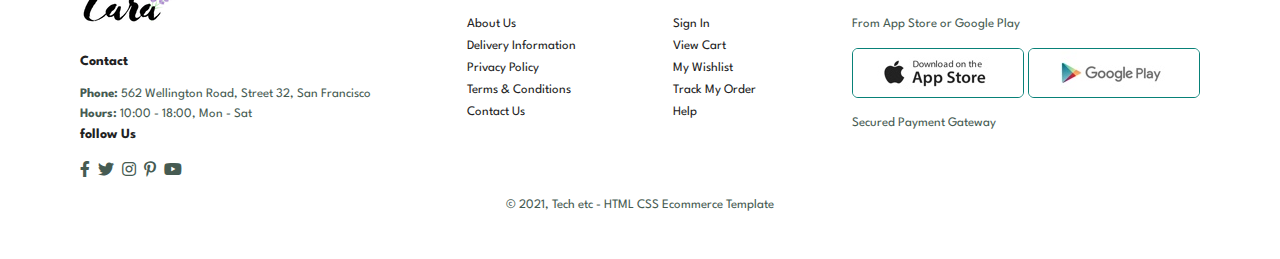
<file: shop.html>
<!DOCTYPE html>
<html lang="en">
<head>
    <meta charset="UTF-8">
    <meta http-equiv="X-UA-Compatible" content="IE=edge">
    <meta name="viewport" content="width=device-width, initial-scale=1.0">
    <title>CARA Ecommerce Website</title>
    <link rel="stylesheet" href="https://pro.fontawesome.com/releases/v5.10.0/css/all.css">
    <link rel="stylesheet" href="style.css">
</head>
<body>

    <section id="header">
        <a href="#"><img src="img/logo.png" class="logo alt"></a>

        <div>
            <ul id="navbar">
                <li><a href="index.html">Home</a></li>
                <li><a class="active" href="shop.html">Shop</a></li>
                <li><a href="blog.html">Blog</a></li>
                <li><a href="about.html">About</a></li>
                <li><a href="Contact.html">Contact</a></li>
                <li id="lg-bag"><a href="Cart.html"><i class="far fa-shopping-bag"></i></a></li>
                <a href="#" id="close"><i class="far fa-times"></i></a>
            </ul>
        </div>
        <div id="mobile">
            <a href="Cart.html"><i class="far fa-shopping-bag"></i></a>
            <i id="bar" class="fas fa-outdent"></i>
        </div>

    </section>

    <section id="page-header">
        <h4>#stayhome</h4>
        <p>Save more with coupones & up to 70% off!</p>
    </section>

    <section id="products1" class="section-p1">
        <div class="pro-container">
            <div class="pro" onclick="window.location.href='product.html';"">
                <img src="img/products/f1.jpg" alt="">
                <div class="des">
                    <span>adidas</span>
                    <h5>Cartoon Astronaut T-Shirt</h5>
                    <div class="star">
                        <i class="fas fa-star"></i>
                        <i class="fas fa-star"></i>
                        <i class="fas fa-star"></i>
                        <i class="fas fa-star"></i>
                        <i class="fas fa-star"></i>
                    </div>
                    <h4>$78</h4>
                </div>
                <a href="#"><i class="fas fa-shopping-cart cart"></i></a>
            </div>
    
            <div class="pro">
                <img src="img/products/f2.jpg" alt="">
                <div class="des">
                    <span>adidas</span>
                    <h5>Cartoon Astronaut T-Shirt</h5>
                    <div class="star">
                        <i class="fas fa-star"></i>
                        <i class="fas fa-star"></i>
                        <i class="fas fa-star"></i>
                        <i class="fas fa-star"></i>
                        <i class="fas fa-star"></i>
                    </div>
                    <h4>$78</h4>
                </div>
                <a href="#"><i class="fas fa-shopping-cart cart"></i></a>
            </div>
    
            <div class="pro">
                <img src="img/products/f3.jpg" alt="">
                <div class="des">
                    <span>adidas</span>
                    <h5>Cartoon Astronaut T-Shirt</h5>
                    <div class="star">
                        <i class="fas fa-star"></i>
                        <i class="fas fa-star"></i>
                        <i class="fas fa-star"></i>
                        <i class="fas fa-star"></i>
                        <i class="fas fa-star"></i>
                    </div>
                    <h4>$78</h4>
                </div>
                <a href="#"><i class="fas fa-shopping-cart cart"></i></a>
            </div>
    
            <div class="pro">
                <img src="img/products/f4.jpg" alt="">
                <div class="des">
                    <span>adidas</span>
                    <h5>Cartoon Astronaut T-Shirt</h5>
                    <div class="star">
                        <i class="fas fa-star"></i>
                        <i class="fas fa-star"></i>
                        <i class="fas fa-star"></i>
                        <i class="fas fa-star"></i>
                        <i class="fas fa-star"></i>
                    </div>
                    <h4>$78</h4>
                </div>
                <a href="#"><i class="fas fa-shopping-cart cart"></i></a>
            </div>
    
            <div class="pro">
                <img src="img/products/f5.jpg" alt="">
                <div class="des">
                    <span>adidas</span>
                    <h5>Cartoon Astronaut T-Shirt</h5>
                    <div class="star">
                        <i class="fas fa-star"></i>
                        <i class="fas fa-star"></i>
                        <i class="fas fa-star"></i>
                        <i class="fas fa-star"></i>
                        <i class="fas fa-star"></i>
                    </div>
                    <h4>$78</h4>
                </div>
                <a href="#"><i class="fas fa-shopping-cart cart"></i></a>
            </div>
    
            <div class="pro">
                <img src="img/products/f6.jpg" alt="">
                <div class="des">
                    <span>adidas</span>
                    <h5>Cartoon Astronaut T-Shirt</h5>
                    <div class="star">
                        <i class="fas fa-star"></i>
                        <i class="fas fa-star"></i>
                        <i class="fas fa-star"></i>
                        <i class="fas fa-star"></i>
                        <i class="fas fa-star"></i>
                    </div>
                    <h4>$78</h4>
                </div>
                <a href="#"><i class="fas fa-shopping-cart cart"></i></a>
            </div>
    
            <div class="pro">
                <img src="img/products/f7.jpg" alt="">
                <div class="des">
                    <span>adidas</span>
                    <h5>Cartoon Astronaut T-Shirt</h5>
                    <div class="star">
                        <i class="fas fa-star"></i>
                        <i class="fas fa-star"></i>
                        <i class="fas fa-star"></i>
                        <i class="fas fa-star"></i>
                        <i class="fas fa-star"></i>
                    </div>
                    <h4>$78</h4>
                </div>
                <a href="#"><i class="fas fa-shopping-cart cart"></i></a>
            </div>
    
            <div class="pro">
                <img src="img/products/f8.jpg" alt="">
                <div class="des">
                    <span>adidas</span>
                    <h5>Cartoon Astronaut T-Shirt</h5>
                    <div class="star">
                        <i class="fas fa-star"></i>
                        <i class="fas fa-star"></i>
                        <i class="fas fa-star"></i>
                        <i class="fas fa-star"></i>
                        <i class="fas fa-star"></i>
                    </div>
                    <h4>$78</h4>
                </div>
                <a href="#"><i class="fas fa-shopping-cart cart"></i></a>
            </div>
        </div>
    </section>

    <section id="pagination" class="section-p1">
        <a href="#">1</a>
        <a href="#">2</a>
        <a href="#"><i class="fal fa-long-arrow-alt-right"></i></a>
    </section>

    <section id="newsletter" class="section-p1 section-m1">
    <div class="newstext">
        <h4>Sig Up For Newsletters</h4>
        <p>Get E-mail updates about our latest shop and <span>special offers.<span></p>
    </div>
    <div class="form">
        <input type="text" placeholder="Your email addres">
        <button class="normal">Sing Up</button>
    </div>
    </section>

    <footer class="section-p1">
    <div class="col">
        <img class="logo" src="img/logo.png" alt="">
        <h4>Contact</h4>
        <p><strong>Phone:</strong> 562 Wellington Road, Street 32, San Francisco</p>
        <p><strong>Hours:</strong> 10:00 - 18:00, Mon - Sat</p>
        <div class="follow">
            <h4>follow Us</h4>
            <div class="icon">
                <i class="fab fa-facebook-f"></i>
                <i class="fab fa-twitter"></i>
                <i class="fab fa-instagram"></i>
                <i class="fab fa-pinterest-p"></i>
                <i class="fab fa-youtube"></i>
            </div>
        </div>
    </div>

    <div class="col">
        <h4>About</h4>
        <a href="#">About Us</a>
        <a href="#">Delivery Information</a>
        <a href="#">Privacy Policy</a>
        <a href="#">Terms & Conditions</a>
        <a href="#">Contact Us</a>
    </div>

    <div class="col">
        <h4>My Account</h4>
        <a href="#">Sign In</a>
        <a href="#">View Cart</a>
        <a href="#">My Wishlist</a>
        <a href="#">Track My Order</a>
        <a href="#">Help</a>
    </div>

    <div class="col install">
        <h4>Install App</h4>
        <p>From App Store or Google Play</p>
        <div class="row">
            <img src="img/pay/app.jpg" alt="">
            <img src="img/pay/play.jpg" alt="">
        </div>
        <p>Secured Payment Gateway</p>
    </div>

    <div class="copyright">
        <p>© 2021, Tech etc - HTML CSS Ecommerce Template</p>
    </div>
    </footer>

 <script src="script.js"></script>
</body>
</html>
</file>
<file: style.css>
@import url('https://fonts.googleapis.com/css2?family=Spartan:wght@100;200;300;400;500;600;700;800&display=swap');

*{

    margin: 0;
    padding: 0;
    box-sizing: border-box;
    font-family: 'Spartan', sans-serif;
}

h1{
    font-size: 50px;
    line-height: 64px;
    color: #222;
}

h2{
    font-size: 46px;
    line-height: 44px;
    color: #222;
}

h4{
    font-size: 20px;
    color: #222;
}

h6{
    font-size: 700;
    font-size: 12px;
}

p{
    font-size: 16px;
    color: #465b52;
    margin: 15px 0 20px 0;
}

.section-p1{
    padding: 40px 80px;
}

.section-m1{
    padding: 40px 80px;
}

button.normal{
    font-size: 14px;
    font-weight: 600;
    padding: 15px 30px;
    color: #000;
    background-color: #fff;
    border-radius: 4px;
    cursor: pointer;
    border: none;
    outline: none;
    transition: 0.2s;
}

button.white{
    font-size: 13px;
    font-weight: 600;
    padding: 11px 30px;
    color: #fff;
    background-color: transparent;
    cursor: pointer;
    border: 1px solid #fff;
    outline: none;
    transition: 0.2s;
}

body{
    width: 100%;
}

/* ============================ Header Start ============================  */

#header{
    display: flex;
    align-items: center;
    justify-content: space-between;
    padding: 20px 80px;
    background: #E3E6f3;
    box-shadow: 0 5px 15px rgba(0, 0, 0, 0.06);
    z-index: 999;
    position: sticky;
    top: 0;
    left: 0;
}

#navbar{
    display: flex;
    align-items: center;
    justify-content: center;
}

#navbar li{
    list-style: none;
    padding: 0 20px;
    position: relative;
}

#navbar li a{
    text-decoration: none;
    font-size: 13px;
    font-weight: 600;
    color: #1a1a1a;
    transition: 0.3s ease;
}

#navbar li a:hover,
#navbar li a.active {
    color: #088178;
}

#navbar li a.active::after,
#navbar li a:hover::after{
    content: "";
    width: 30px;
    height: 2px;
    background: #088178;
    position: absolute;
    bottom: -4px;
    left: 20px;
}

#mobile{
    display: none;
    align-items: center;
}

#close {
    display: none;
}

/* ============================ Home Start ============================  */

#hero{
    background-image: url(img/hero4.png);
    height: 90vh;
    width: 100%;
    background-size: cover;
    background-position: top 25% right 0;
    padding: 0 80px;
    display: flex;
    flex-direction: column;
    align-items: flex-start;
    justify-content: center;
}

#hero h4{
    padding-bottom: 15px;
}

#hero h1 {
    color: #088178;
}

#hero button{
    background-image: url(img/button.png);
    background-color: transparent;
    color: #088178;
    border: 0;
    padding: 14px 80px 14px 65px;
    background-repeat: no-repeat;
    cursor: pointer;
    font-weight: 700;
    font-size: 15px;
}

#feature{
    display: flex;
    align-items: center;
    justify-content: space-between;
    flex-wrap: wrap;
}

#feature .fe-box{
    width: 180px;
    text-align: center;
    padding: 25px 15px;
    box-shadow: 20px 20px 34px rgba(0, 0, 0, 0.03);
    border: 1px solid #cce7d0;
}

#feature .fe-box:hover{
    box-shadow: 10px 10px 54px rgba(0, 0, 0, 0.01);
}

#feature .fe-box img{
    width: 100%;
    margin-bottom: 10px;
}

#feature .fe-box h6{
    display: inline-block;
    padding: 9px 8px 6px 8px;
    line-height: 1;
    border-radius: 4px;
    color: #088178;
    background-color: #fddde4;
}

#feature .fe-box:nth-child(2) h6{
    background-color: #cdebbc;
}

#feature .fe-box:nth-child(3) h6{
    background-color: #d1e8f2;
}

#feature .fe-box:nth-child(4) h6{
    background-color: #cdd4f8;
}

#feature .fe-box:nth-child(5) h6{
    background-color: #f6dbf6;
}

#feature .fe-box:nth-child(6) h6{
    background-color: #fff2e5;
}

#products1{
    text-align: center;
}

#products1 .pro-container{
    display: flex;
    justify-content: space-between;
    padding-top: 20px;
    flex-wrap: wrap;
}

#products1 .pro{
    width: 23%;
    min-width: 250px;
    padding: 10px 12px;
    border: 1px solid #cce7d0;
    border-radius: 25px;
    cursor: pointer;
    box-shadow: 20px 20px 30px rgba(0, 0, 0, 0.02);
    margin: 15px 0;
    transition: 0.2s ease;
    position: relative;
}

#products1 .pro:hover{
    box-shadow: 20px 20px 30px rgba(0, 0, 0, 0.02);
}


#products1 .pro img{
    width: 100%;
    border-radius: 20px;
}

#products1 .pro .des{
    text-align: start;
    padding: 10px 0;
}

#products1 .pro .des span{
    color: #606063;
    font-size: 12px;
}

#products1 .pro .des h5{
    padding-top: 7px;
    color: #1a1a1a;
    font-size: 14px;
}

#products1 .pro .des i{
    font-size: 12px;
    color: rgba(243, 181, 25);
}

#products1 .pro .des h4{
    padding-top: 7px;
    font-size: 15px;
    font-weight: 700;
    color: #088178;
}

#products1 .pro .cart{
    width: 40px;
    height: 40px;
    line-height: 40px;
    border-radius: 50px;
    background-color: #e8f6ea;
    font-weight: 500;
    color: #088178;
    border: 1 solid #cce7d0;
    position: absolute;
    bottom: 20px;
    right: 10px;
}

.banner{
    display: flex;
    flex-direction: column;
    justify-content: center;
    align-items: center;
    text-align: center;
    background-image: url(img/banner/b2.jpg);
    width: 100%;
    height: 40vh;
    background-size: cover;
    background-position: center;
}

.banner h4 {
    color: #fff;
    font-size: 16px;
    padding: 10px 0;
}

.banner h2{
    color: #fff;
    font-size: 30px;
    padding: 10px 0;
}

.banner h2 span{
    color: #ef3636;
    font-size: 30px;
    padding: 10px 0;
}

.banner button:hover{
    background: #088178;
    color: #fff;
}

#sm-banner{
    display: flex;
    justify-content: space-between;
    flex-wrap: wrap;
}

#sm-banner .banner-box{
    display: flex;
    flex-direction: column;
    justify-content: center;
    align-items: flex-start;
    background-image: url(img/banner/b17.jpg);
    min-width: 580px;
    height: 50vh;
    background-size: cover;
    background-position: center;
    padding: 30px;
}

#sm-banner .banner-box2{
    background-image: url(img/banner/b10.jpg);
}

#sm-banner h4{
    color: #fff;
    font-size: 20px;
    font-weight: 300;
}

#sm-banner h2{
    color: #fff;
    font-size: 28px;
    font-weight: 800;
}

#sm-banner span{
    color: #fff;
    font-size: 14px;
    font-weight: 500;
    padding-bottom: 15px;
}

#sm-banner .banner-box:hover button{
    background: #088178;
    border: 1px solid #088178;
}

#banner3{
    display: flex;
    justify-content: space-between;
    flex-wrap: wrap;
    padding: 0 80px;
}

#banner3 .banner-box{
    display: flex;
    flex-direction: column;
    justify-content: center;
    align-items: flex-start;
    background-image: url(img/banner/b7.jpg);
    width: 30%;
    height: 30vh;
    background-size: cover;
    background-position: center;
    padding: 20px;
    margin-bottom: 20px;
} 

#banner3 .banner-box2{
    background-image: url(img/banner/b4.jpg);
}

#banner3 .banner-box3{
    background-image: url(img/banner/b18.jpg);
}

#banner3 h2{
    color: #fff;
    font-weight: 900;
    font-size: 22px;
}

#banner3 h3{
    color: #ec544e;
    font-weight: 900;
    font-size: 22px;
}

#newsletter h3{
    color: #ec544e;
    font-weight: 800;
    font-size: 15px;
}

#newsletter {
    display: flex;
    justify-content: space-between;
    flex-wrap: wrap;
    align-items: center;
    background-image: url("img/banner/b14.png");
    background-repeat: no-repeat;
    background-position: 20% 30%;
    background-color: #041e42;
}

#newsletter h4{
    font-size: 22px;
    font-weight: 700;
    color: #818ea0;
}

#newsletter p{
    font-size: 14px;
    font-weight: 600;
    color: #818ea0;
}

#newsletter p span{
    color: #ffbd27;
}

#newsletter input{
    height: 3.125rem;
    padding: 90px;
    padding: 0 1.25em;
    font-size: 14px;
    width: 100%;
    border: 1px solid transparent;
    border-radius: 4px;
    outline: none;
    border-top-right-radius: 0;
    border-bottom-right-radius: 0;
}

#newsletter button{
    background-color: #088178;
    color: #fff;
    white-space: nowrap;
    border-top-left-radius: 0;
    border-bottom-left-radius: 0;
}

#newsletter .form{
    display: flex;
    width: 40%;
}

footer {
    display: flex;
    flex-wrap: wrap;
    justify-content: space-between;
}

footer .col {
    display: flex;
    flex-direction: column;
    align-items: flex-start;
    margin-bottom: 20px;
}

footer .logo {
    margin-bottom: 30px;
}

footer h4 {
    font-size: 14px;
    padding-bottom: 20px;
}

footer p {
    font-size: 13px;
    margin: 0 0 8px 0;
}

footer a {
    font-size: 13px;
    text-decoration: none;
    color: #222;
    margin-bottom: 10px;
}

footer .follow i{
    color: #465b52;
    padding-right: 4px;
    cursor: pointer;
}

footer .install .row img{
    border: 1px solid #088178;
    border-radius: 6px;
}

footer .install img{
    margin: 10px 0 15px 0;
}

footer .follow i:hover,
footer a:hover {
    color: #088178;
}

footer .copyright{
    width: 100%;
    text-align: center;
}



/* Shop page*/
#page-header{
    background-image:url("img/banner/b1.jpg");
    width: 100%;
    height: 40vh;
    background-size: cover;
    display: flex;
    justify-content: center;
    text-align: center;
    flex-direction: column;
    padding: 14px;
}

#page-header h4,
#page-header p{
    color: #fff;
}


#page-header h4{
    font-size: 70px;
}


#pagination {
    text-align: center;
}

#pagination a{
    text-decoration: none;
    background-color: #088178;
    padding: 15px 20px;
    border-radius: 4px;
    color: #fff;
    font-weight: 600;
}

#pagination a i{
    font-size: 16px;
    font-weight: 600;
}



/* Single Product */
#prodetails {
    display: flex;
    margin-top: 20px;
}

#prodetails .single-pro-image {
    width: 40%;
    margin-right: 50px;
}

.small-img-group {
    display:flex; 
    justify-content: space-between;
}

.small-imag-col {
    flex-basis: 24%;
    cursor: pointer;
}

#prodetails .single-pro-details {
    width: 50%;
    padding-top: 30px;
}

#prodetails .single-pro-details h4{
    padding: 40px 0 20px 0;
}

#prodetails .single-pro-details h2{
    font-size: 26px;
}

#prodetails .single-pro-details select{
    display: block;
    padding: 5px 10px;
    margin-bottom: 10px;
}

#prodetails .single-pro-details input {
    width: 50px;
    height: 47px;
    padding-left: 10px;
    font-size: 16px;
    margin-right: 10px;
}

#prodetails .single-pro-details input:focus{
    outline: none;
}

#prodetails .single-pro-details button {
    background: #028178;
    color: #fff;
}

#prodetails .single-pro-details span{
    line-height: 25px;
}

/* Blog page */
#page-header.blog-header{
    background-image: url(img/banner/b19.jpg);
}

#blog{
    padding: 150px 150px 0 150px;
}

#blog .blog-box{
    display: flex;
    align-items: center;
    width: 100%;
    position: relative;
    padding-bottom: 90px;
}

#blog .blog-img{
   width: 50%; 
   margin-right: 40px;
}

#blog img{
    width: 100%;
    height: 300px;
    object-fit: cover;
}

#blog .blog-details{
    width: 50%;
}

#blog .blog-details a{
    text-decoration: none;
    font-size: 11px;
    color: #000;
    font-weight: 700;
    position: relative;
    transition: 0.3s;
}

#blog .blog-details a::after{
    content:"";
    width: 50px;
    height: 1px;
    background-color: #000;
    position: absolute;
    top: 7px;
    right: -60px;
}

#blog .blog-details a:hover{
    color: #088178;
}

#blog .blog-details a:hover::after{
    background-color:#028178;
}

#blog .blog-box h1{
    position: absolute;
    top: -40px;
    left: 0;
    font-size: 70px;
    font-weight: 700;
    color: #c9cbce;
    z-index: -9;
}


/* About page */
#page-header.about-header{
    background-image: url("img/about/banner.png");
}

#about-head {
    display: flex;
    align-items: center;
}

#about-head img {
    width: 50%;
    height: auto;
}

#about-head div {
    padding-left: 40px;
}

#about-app{
    text-align: center;
}

#about-app .video{
    width: 70%;
    height: 100%;
    margin: 30px auto 0 auto;
}

#about-app .video video{
    width: 100%;
    height: 100%;
    border-radius: 20px;
}

/* contact page */

#Contact-details {
    display: flex;
    align-items: center;
    justify-content: space-between;
}

#Contact-details .details{
    width: 40%;
}


#Contact-details .details span,
    #form-details form span {
    font-size: 12px;
}


#Contact-details .details h2,
#form-details form h2{
    font-size: 26px;
    line-height: 35px;
    padding: 20px 0;

}

#Contact-details .details h3{
    font-size: 16px;
    padding-bottom:15px;
}

#Contact-details .details li{
    list-style: none;
    display: flex;
    padding: 10px 0;
}

#Contact-details .details li i{
    font-size: 14px;
    padding-right: 22px;
}

#Contact-details .details li p{
    margin: 0;
    font-size: 14px;
}

#Contact-details .map{
    width: 55%;
    height: 400px;
}

#Contact-details .map iframe{
    width: 100%;
    height: 100%;
}

#form-details{
    display: flex;
    justify-content: space-between;
    margin: 30px;
    padding: 80px; 
    border: 1px solid#e1e1e1;
}

#form-details form{
    width: 65%;
    display: flex;
    flex-direction: column;
    align-items: flex-start;
}

#form-details form input,
#form-details form textarea {
    width: 100%;
    padding: 12px 15px;
    outline: none;
    margin-bottom: 20px;
    border: 1px solid #e1e1e1;
}

#form-details form button{
    background-color: #088178;
    color: #fff;
}

#form-details .people div {
    padding-bottom: 25px;
    display: flex;
    align-items: flex-start;
}

#form-details .people div img{
    width: 65px;
    height: 65px;
    object-fit: cover;
    margin-right: 15px;

}

#form-details .people div p{
    margin: 0;
    font-size: 13px;
    line-height: 25px;
}

#form-details .people div p span{
    display: block;
    font-size: 16px;
    font-weight: 600;
    color: #000;
}


/* Cart Page */
#cart {
    overflow: auto;
}

#cart table{
    width: 100%;
    border-collapse: collapse;
    table-layout: fixed;
    white-space:nowrap;
}

#cart table img{
    width: 70px;
}

#cart table td:nth-child(1){
    width: 100px;
    text-align: center;
}
#cart table td:nth-child(2){
    width:150px;
    text-align: center;
}
#cart table td:nth-child(3){
    width:250px;
    text-align: center;
}
#cart table td:nth-child(4),
#cart table td:nth-child(5),
#cart table td:nth-child(6){
    width:150px;
    text-align: center;
}

#cart table td:nth-child(5) input{
    width: 70px;
    padding: 10px 5px 10px;
}

#cart table thead{
    border: 1px solid #e1e1e1;
    border-left: none;
    border-right: none;
}

#cart table thead td{
    font-weight: 700;
    text-transform: uppercase;
    font-size: 13px;
    padding: 18px;
}

#cart table tbody tr td{
    padding-top: 15px;
}

#cart table tbody td{
    font-size: 13px;
}

#cart-add{
    display: flex;
    flex-wrap: wrap;
    justify-content: space-between;
}

#coupon{
    width: 50%;
    margin-bottom: 30px;
}

#coupon h3,
#subtotal h3{
    padding-bottom: 15px;
}
#coupon input{
    padding: 10px 20px;
    outline: none;
    width: 60%;
    margin-right: 10px;
    border: 1px solid #e2e9e1;
}
#coupon button,
#subtotal button{
   background-color: #088178;
   color: #fff;
   padding: 12px 20px; 
}

#subtotal{
    width: 50%;
    margin-bottom: 30px;
    border: 1px solid #e2e9e1;
    padding: 30px;
}
#subtotal table{
    border-collapse: collapse;
    width: 100%;
    margin-bottom: 20px;
}
#subtotal table td{
    width: 50%;
    border: 1px solid #e2e9e1;
    padding: 10px;
    font-size: 13px;
}





/* Star Media Query */
@media (max-width:799px) {
    .section-p1 {
        padding: 40px 40px;
    }
    #navbar {
    display: flex;
    flex-direction: column;
    align-items: flex-start;
    justify-content: flex-start;
    position: fixed;
    top: 0;
    right: -300px;
    height: 100vh;
    width: 300px;
    background-color: #E3E6f3;
    box-shadow: 0 40px 60px rgba(0, 0, 0, 0.01);
    padding: 80px 0 0 10px;
    transition: 0.3s;
    } 
    #navbar.active{
        right: 0px;
    }
    #navbar li{
        margin-bottom: 25px;
    }
    #mobile{
        display: flex;
        align-items: center;
    }
    #mobile i{
        color: #1a1a1a;
        font-size: 24px;
        padding-left: 20px;
    }
    #close{
        display: initial;
        position: absolute;
        top: 30px;
        left: 30px;
        color: #222;
        font-size: 24px;
    }
    #lg-bag {
        display: none;
    }
    #hero {
        height: 70vh;
        padding: 0 80px;
        background-position: top 30% right 30%;
    }
    #feature {
        justify-content: center;
    }
    #feature .fe-box{
        margin: 15px 15px;
    }

    #products1 .pro-container{
        justify-content: center;
    }
    #products1 .pro {
        margin: 15px;
    }
    #banner {
        height: 20vh;
    }
    #sm-banner .banner-box {
        min-width: 100%;
        height: 30vh;
    }
    #newsletter .form {
       
        width: 70%;
    }

    /* contact page */
    #form-details{
        padding: 40px; 
    }
    #form-details form{
        width: 50%;
    }

}

@media (max-width: 477px) {
    #header {
        padding: 10px 30px;
    }
    h1 {
        font-size: 38px;
    }
    h2 {
        font-size: 32px;
    }
    #hero {
        padding: 0 20px;
        background-position: 55%;
    }
    #feature {
        justify-content: space-between;
    }
    #feature .fe-box {
        width: 155px;
        margin: 0 0 15px 0;
    }
    #products1 .pro {
        width: 100%;
    }

    /* About Page */

    #about-head {
       flex-direction: column;
    }
    #about-head img{
        width: 100%;
        margin-bottom: 20px;
    }
    #about-head div {
        padding-left: 0px;
    }
    #about-head .video {
        width: 100px;
    }

    /* Contact Page */
    #Contact-details {
        flex-direction: columns;
    }
    #Contact-details .details {
        width: 100%;
        margin-bottom: 30px;
    }
    #Contact-details .map {
        width: 100%;
    }
    #form-details {
        margin: 10px;
        padding: 30px 10px;
        flex-wrap: wrap;
    }
    #form-details form {
        width: 100%;
        margin-bottom: 30px;
    } 
    
  /* Cart Page */
  #cart-add{
    flex-direction: column;
  }
  #coupon{
    width: 100%;
  }
  #subtotal{
    width: 100%;
    padding: 20px;
  }

}
</file>
